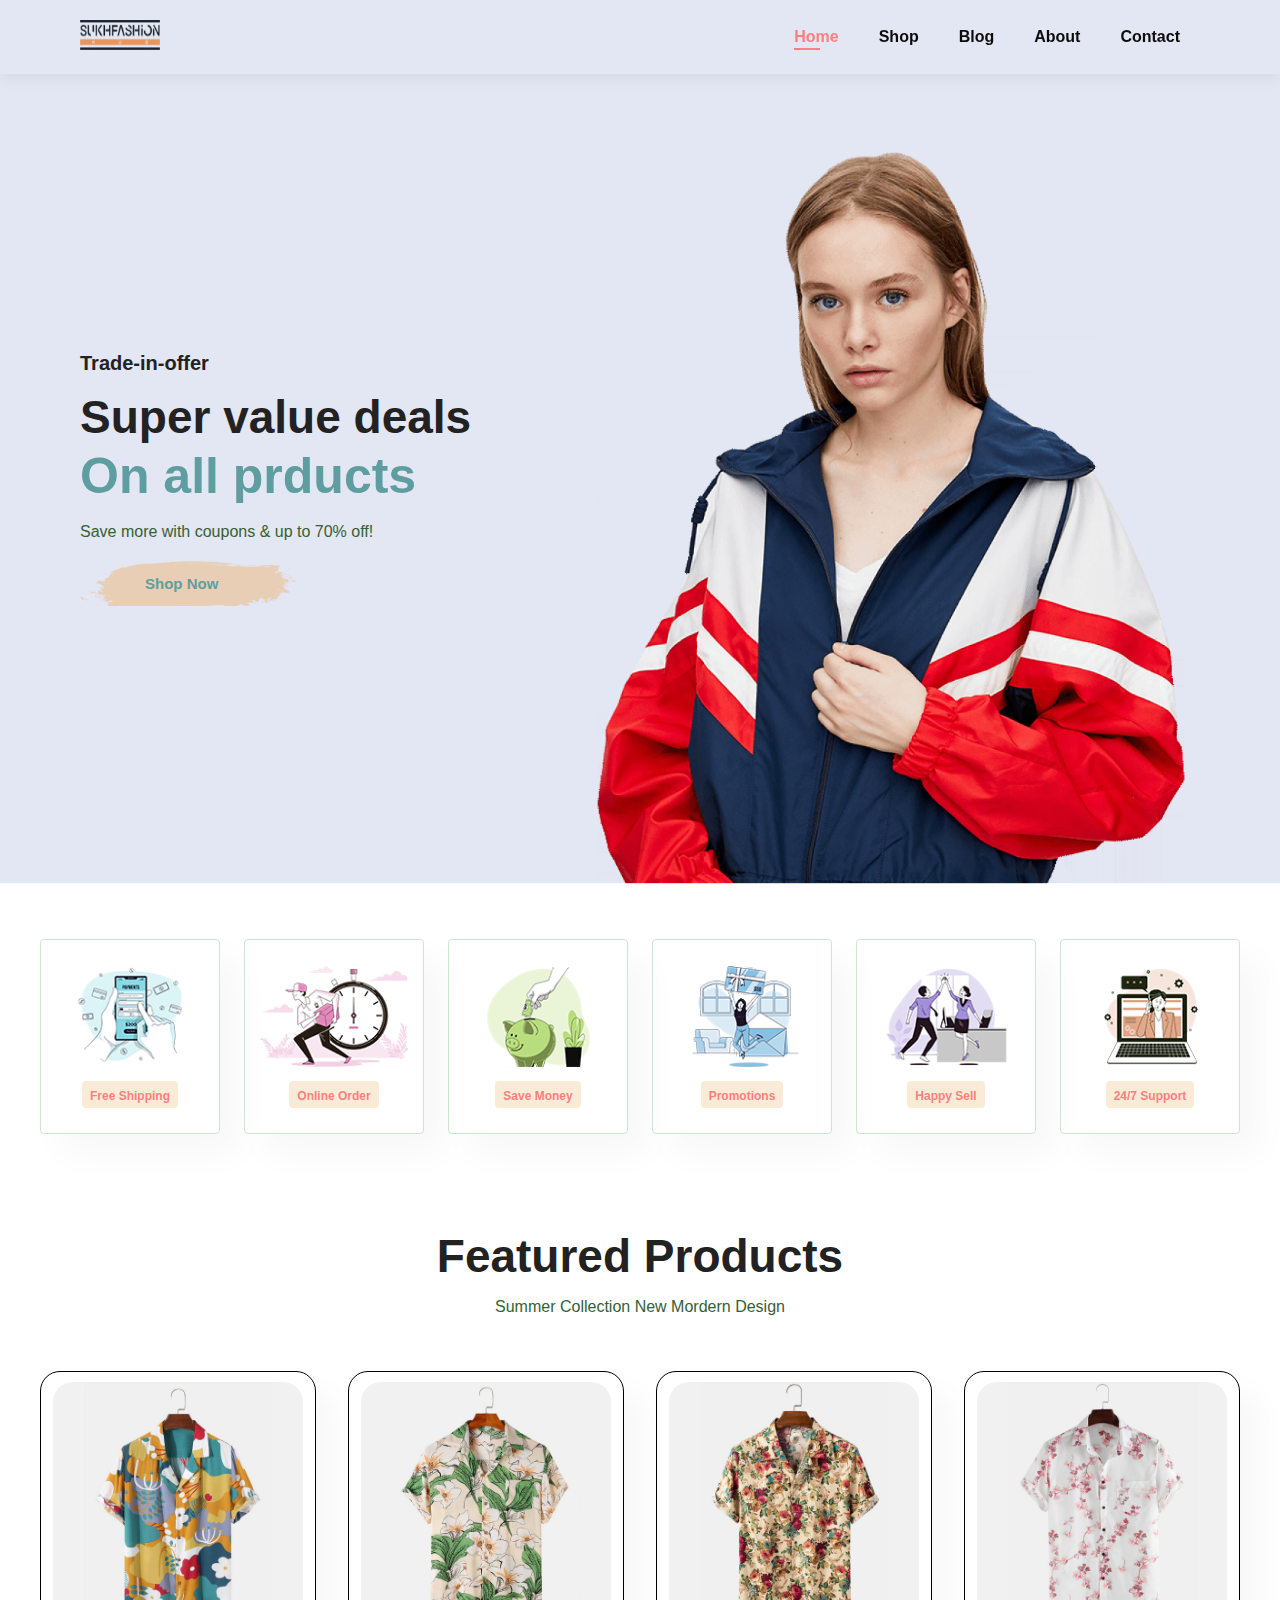
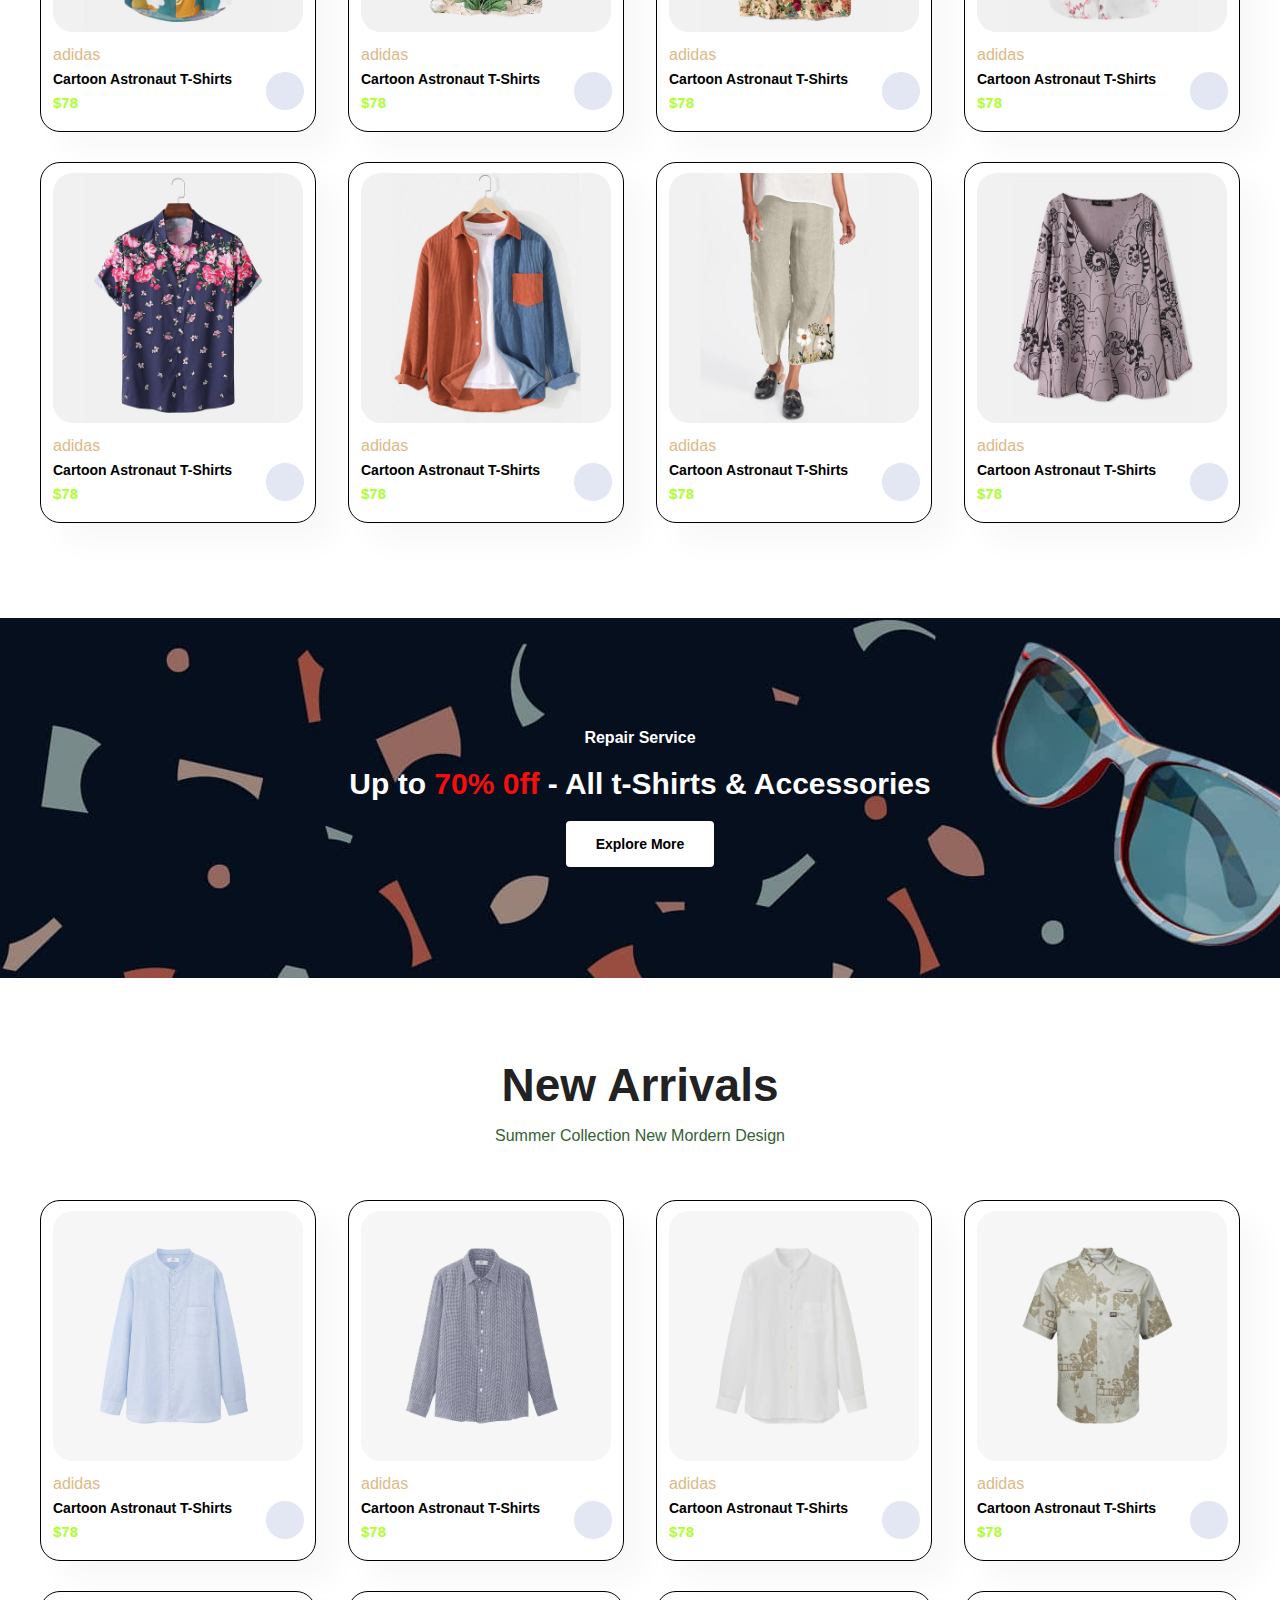
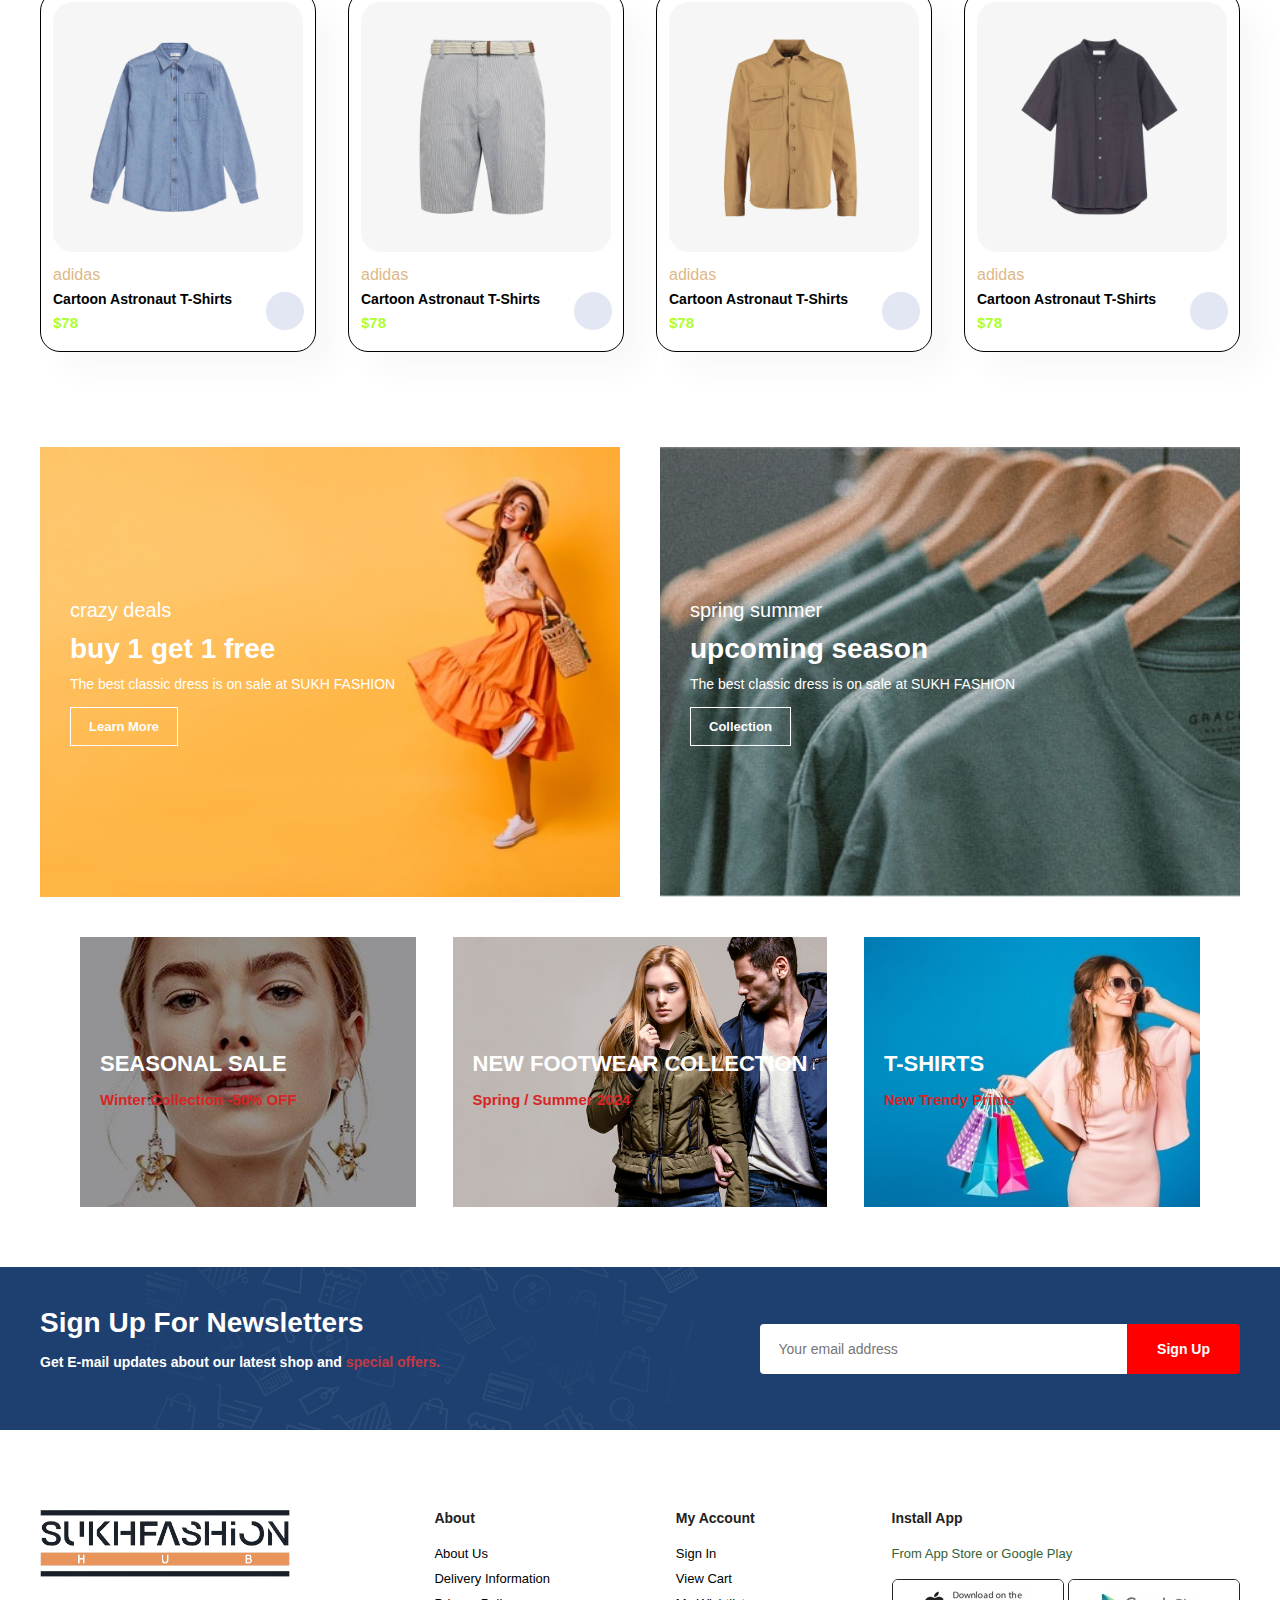
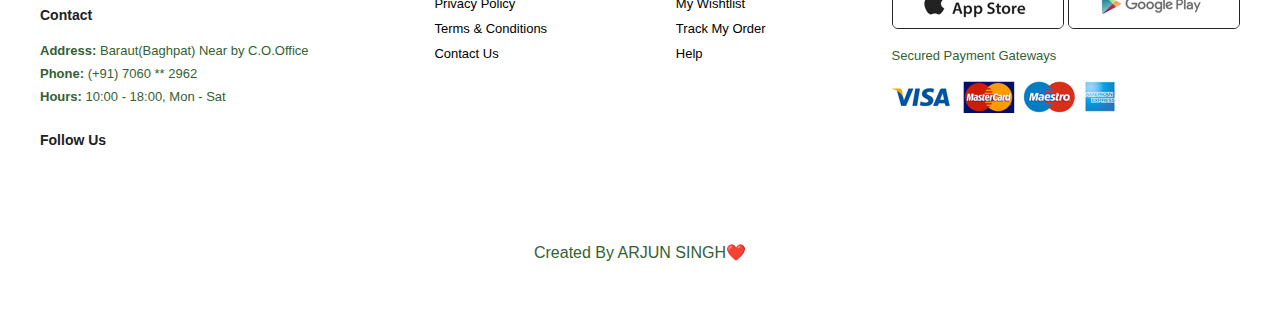
<file: index.html>
<!DOCTYPE html>
<html lang="en">
<head>
    <meta charset="UTF-8">
    <meta name="viewport" content="width=device-width, initial-scale=1.0">
    <title>Sukh_Fashion</title>
    <link rel="stylesheet" href="style.css">
    <link rel="stylesheet" href="https://cdnjs.cloudflare.com/ajax/libs/font-awesome/6.5.1/css/all.min.css" integrity="sha512-DTOQO9RWCH3ppGqcWaEA1BIZOC6xxalwEsw9c2QQeAIftl+Vegovlnee1c9QX4TctnWMn13TZye+giMm8e2LwA==" crossorigin="anonymous" referrerpolicy="no-referrer" />
</head>
<body>

<!-- ===========NAVBAR-SECTION=================================== -->

    <section id="header">
        <a href="#"><img src="pics/logo.png" class="logo" alt=""></a>

        <div id="navLinks">

            <ul id="navbar">
                <li><a class="active" href="index.html">Home</a></li>
                <li><a href="shop.html">Shop</a></li>
                <li><a href="blog.html">Blog</a></li>
                <li><a href="about.html">About</a></li>
                <li><a href="contact.html">Contact</a></li>
            </ul>
        </div>

        <div id="mobile">
            <a href=""><i class="fa-solid fa-bag-shopping"></i></a>
            <i id="bar" class="fa-solid fa-bars" onclick="showMenu()"></i>
        </div>

    </section>


<!-- ==================SECTION-1======================     -->


    <section id="hero">
        <h4>Trade-in-offer</h4>
        <h2>Super value deals</h2>
        <h1>On all prducts</h1>
        <p>Save more with coupons & up to 70% off! </p>

        <button>Shop Now</button>
    </section>


<!-- =====================FEATURE-SECTION=======================     -->
    
    <section id="feature" class="section-p1">
        <div class="fe-box">
            <img src="pics/f1.png" alt="">
            <h6>Free Shipping</h6>
        </div>

        <div class="fe-box">
            <img src="pics/f2.png" alt="">
            <h6>Online Order</h6>
        </div>

        <div class="fe-box">
            <img src="pics/f3.png" alt="">
            <h6>Save Money</h6>
        </div>

        <div class="fe-box">
            <img src="pics/f4.png" alt="">
            <h6>Promotions</h6>
        </div>

        <div class="fe-box">
            <img src="pics/f5.png" alt="">
            <h6>Happy Sell</h6>
        </div>

        <div class="fe-box">
            <img src="pics/f6.png" alt="">
            <h6>24/7 Support</h6>
        </div>
    </section>


<!-- ======================FEATURE-PRODUCT===================== -->


    <section id="product1"  class="section-p1">
        <h2>Featured Products</h2>
        <p>Summer Collection New Mordern Design</p>

        <div class="pro-container">
            <div class="pro">
                <img src="pics/p1.jpg" alt="">
                <div class="des">
                    <span>adidas</span>
                    <h5>Cartoon Astronaut T-Shirts</h5>
                    <div class="star">
                        <i class="fa-solid fa-star"></i>
                        <i class="fa-solid fa-star"></i>
                        <i class="fa-solid fa-star"></i>
                        <i class="fa-solid fa-star"></i>
                        <i class="fa-solid fa-star"></i>
                    </div>
                    <h4>$78</h4>
                </div>
                <a href="#"><i class="fa-solid fa-cart-shopping ICON"></i></a>
            </div>

            <div class="pro">
                <img src="pics/p2.jpg" alt="">
                <div class="des">
                    <span>adidas</span>
                    <h5>Cartoon Astronaut T-Shirts</h5>
                    <div class="star">
                        <i class="fa-solid fa-star"></i>
                        <i class="fa-solid fa-star"></i>
                        <i class="fa-solid fa-star"></i>
                        <i class="fa-solid fa-star"></i>
                        <i class="fa-solid fa-star"></i>
                    </div>
                    <h4>$78</h4>
                </div>
                <a href="#"><i class="fa-solid fa-cart-shopping ICON"></i></a>
            </div>

            <div class="pro">
                <img src="pics/p3.jpg" alt="">
                <div class="des">
                    <span>adidas</span>
                    <h5>Cartoon Astronaut T-Shirts</h5>
                    <div class="star">
                        <i class="fa-solid fa-star"></i>
                        <i class="fa-solid fa-star"></i>
                        <i class="fa-solid fa-star"></i>
                        <i class="fa-solid fa-star"></i>
                        <i class="fa-solid fa-star"></i>
                    </div>
                    <h4>$78</h4>
                </div>
                <a href="#"><i class="fa-solid fa-cart-shopping ICON"></i></a>
            </div>

            <div class="pro">
                <img src="pics/p4.jpg" alt="">
                <div class="des">
                    <span>adidas</span>
                    <h5>Cartoon Astronaut T-Shirts</h5>
                    <div class="star">
                        <i class="fa-solid fa-star"></i>
                        <i class="fa-solid fa-star"></i>
                        <i class="fa-solid fa-star"></i>
                        <i class="fa-solid fa-star"></i>
                        <i class="fa-solid fa-star"></i>
                    </div>
                    <h4>$78</h4>
                </div>
                <a href="#"><i class="fa-solid fa-cart-shopping ICON"></i></a>
            </div>

            <div class="pro">
                <img src="pics/p5.jpg" alt="">
                <div class="des">
                    <span>adidas</span>
                    <h5>Cartoon Astronaut T-Shirts</h5>
                    <div class="star">
                        <i class="fa-solid fa-star"></i>
                        <i class="fa-solid fa-star"></i>
                        <i class="fa-solid fa-star"></i>
                        <i class="fa-solid fa-star"></i>
                        <i class="fa-solid fa-star"></i>
                    </div>
                    <h4>$78</h4>
                </div>
                <a href="#"><i class="fa-solid fa-cart-shopping ICON"></i></a>
            </div>

            <div class="pro">
                <img src="pics/p6.jpg" alt="">
                <div class="des">
                    <span>adidas</span>
                    <h5>Cartoon Astronaut T-Shirts</h5>
                    <div class="star">
                        <i class="fa-solid fa-star"></i>
                        <i class="fa-solid fa-star"></i>
                        <i class="fa-solid fa-star"></i>
                        <i class="fa-solid fa-star"></i>
                        <i class="fa-solid fa-star"></i>
                    </div>
                    <h4>$78</h4>
                </div>
                <a href="#"><i class="fa-solid fa-cart-shopping ICON"></i></a>
            </div>

            <div class="pro">
                <img src="pics/p7.jpg" alt="">
                <div class="des">
                    <span>adidas</span>
                    <h5>Cartoon Astronaut T-Shirts</h5>
                    <div class="star">
                        <i class="fa-solid fa-star"></i>
                        <i class="fa-solid fa-star"></i>
                        <i class="fa-solid fa-star"></i>
                        <i class="fa-solid fa-star"></i>
                        <i class="fa-solid fa-star"></i>
                    </div>
                    <h4>$78</h4>
                </div>
                <a href="#"><i class="fa-solid fa-cart-shopping ICON"></i></a>
            </div>

            <div class="pro">
                <img src="pics/p8.jpg" alt="">
                <div class="des">
                    <span>adidas</span>
                    <h5>Cartoon Astronaut T-Shirts</h5>
                    <div class="star">
                        <i class="fa-solid fa-star"></i>
                        <i class="fa-solid fa-star"></i>
                        <i class="fa-solid fa-star"></i>
                        <i class="fa-solid fa-star"></i>
                        <i class="fa-solid fa-star"></i>
                    </div>
                    <h4>$78</h4>
                </div>
                <a href="#"><i class="fa-solid fa-cart-shopping ICON"></i></a>
            </div>

            
        </div>
    </section>


<!-- ===================BANNER==========================     -->


    <section id="banner" class="section-m1">
        <h4>Repair Service</h4>
        <h2>Up to <span>70% 0ff</span> - All t-Shirts & Accessories</h2>
        <button class="normal">Explore More</button>
    </section>


<!-- ===================NEW-ARRIVALS=======================     -->


<section id="product1"  class="section-p1">
    <h2>New Arrivals</h2>
    <p>Summer Collection New Mordern Design</p>

    <div class="pro-container">
        <div class="pro">
            <img src="pics/n1.jpg" alt="">
            <div class="des">
                <span>adidas</span>
                <h5>Cartoon Astronaut T-Shirts</h5>
                <div class="star">
                    <i class="fa-solid fa-star"></i>
                    <i class="fa-solid fa-star"></i>
                    <i class="fa-solid fa-star"></i>
                    <i class="fa-solid fa-star"></i>
                    <i class="fa-solid fa-star"></i>
                </div>
                <h4>$78</h4>
            </div>
            <a href="#"><i class="fa-solid fa-cart-shopping ICON"></i></a>
        </div>

        <div class="pro">
            <img src="pics/n2.jpg" alt="">
            <div class="des">
                <span>adidas</span>
                <h5>Cartoon Astronaut T-Shirts</h5>
                <div class="star">
                    <i class="fa-solid fa-star"></i>
                    <i class="fa-solid fa-star"></i>
                    <i class="fa-solid fa-star"></i>
                    <i class="fa-solid fa-star"></i>
                    <i class="fa-solid fa-star"></i>
                </div>
                <h4>$78</h4>
            </div>
            <a href="#"><i class="fa-solid fa-cart-shopping ICON"></i></a>
        </div>

        <div class="pro">
            <img src="pics/n3.jpg" alt="">
            <div class="des">
                <span>adidas</span>
                <h5>Cartoon Astronaut T-Shirts</h5>
                <div class="star">
                    <i class="fa-solid fa-star"></i>
                    <i class="fa-solid fa-star"></i>
                    <i class="fa-solid fa-star"></i>
                    <i class="fa-solid fa-star"></i>
                    <i class="fa-solid fa-star"></i>
                </div>
                <h4>$78</h4>
            </div>
            <a href="#"><i class="fa-solid fa-cart-shopping ICON"></i></a>
        </div>

        <div class="pro">
            <img src="pics/n4.jpg" alt="">
            <div class="des">
                <span>adidas</span>
                <h5>Cartoon Astronaut T-Shirts</h5>
                <div class="star">
                    <i class="fa-solid fa-star"></i>
                    <i class="fa-solid fa-star"></i>
                    <i class="fa-solid fa-star"></i>
                    <i class="fa-solid fa-star"></i>
                    <i class="fa-solid fa-star"></i>
                </div>
                <h4>$78</h4>
            </div>
            <a href="#"><i class="fa-solid fa-cart-shopping ICON"></i></a>
        </div>

        <div class="pro">
            <img src="pics/n5.jpg" alt="">
            <div class="des">
                <span>adidas</span>
                <h5>Cartoon Astronaut T-Shirts</h5>
                <div class="star">
                    <i class="fa-solid fa-star"></i>
                    <i class="fa-solid fa-star"></i>
                    <i class="fa-solid fa-star"></i>
                    <i class="fa-solid fa-star"></i>
                    <i class="fa-solid fa-star"></i>
                </div>
                <h4>$78</h4>
            </div>
            <a href="#"><i class="fa-solid fa-cart-shopping ICON"></i></a>
        </div>

        <div class="pro">
            <img src="pics/n6.jpg" alt="">
            <div class="des">
                <span>adidas</span>
                <h5>Cartoon Astronaut T-Shirts</h5>
                <div class="star">
                    <i class="fa-solid fa-star"></i>
                    <i class="fa-solid fa-star"></i>
                    <i class="fa-solid fa-star"></i>
                    <i class="fa-solid fa-star"></i>
                    <i class="fa-solid fa-star"></i>
                </div>
                <h4>$78</h4>
            </div>
            <a href="#"><i class="fa-solid fa-cart-shopping ICON"></i></a>
        </div>

        <div class="pro">
            <img src="pics/n7.jpg" alt="">
            <div class="des">
                <span>adidas</span>
                <h5>Cartoon Astronaut T-Shirts</h5>
                <div class="star">
                    <i class="fa-solid fa-star"></i>
                    <i class="fa-solid fa-star"></i>
                    <i class="fa-solid fa-star"></i>
                    <i class="fa-solid fa-star"></i>
                    <i class="fa-solid fa-star"></i>
                </div>
                <h4>$78</h4>
            </div>
            <a href="#"><i class="fa-solid fa-cart-shopping ICON"></i></a>
        </div>

        <div class="pro">
            <img src="pics/n8.jpg" alt="">
            <div class="des">
                <span>adidas</span>
                <h5>Cartoon Astronaut T-Shirts</h5>
                <div class="star">
                    <i class="fa-solid fa-star"></i>
                    <i class="fa-solid fa-star"></i>
                    <i class="fa-solid fa-star"></i>
                    <i class="fa-solid fa-star"></i>
                    <i class="fa-solid fa-star"></i>
                </div>
                <h4>$78</h4>
            </div>
            <a href="#"><i class="fa-solid fa-cart-shopping ICON"></i></a>
        </div>

        
    </div>
</section>


<!-- ==================SM-BANNER=============== -->


    <section id="sm-banner"  class="section-p1">
        <div class="banner-box">
            <h4>crazy deals</h4>
            <h2>buy 1 get 1 free</h2>
            <span>The best classic dress is on sale at SUKH FASHION</span>
            <button class="white">Learn More</button>
        </div>

        <div class="banner-box banner-box2">
            <h4>spring summer</h4>
            <h2>upcoming season</h2>
            <span>The best classic dress is on sale at SUKH FASHION</span>
            <button class="white">Collection</button>
        </div>
    </section>



<!-- ================BANNER-3===================     -->


    <section id="banner3">
        <div class="banner-box">
            <h2>SEASONAL SALE</h2>
            <h3>Winter Collection -50% OFF</h3>
        </div>

        <div class="banner-box banner-box2">
            <h2>NEW FOOTWEAR COLLECTION</h2>
            <h3>Spring / Summer 2024</h3>
        </div>

        <div class="banner-box banner-box3">
            <h2>T-SHIRTS</h2>
            <h3>New Trendy Prints</h3>
        </div>
    </section>



<!-- =============================NEWS-LETTER=====================     -->


    <section id="newsletter"  class="section-p1 section-m1">
        <div class="newstext">
            <h4>Sign Up  For Newsletters</h4>
            <p>Get E-mail updates about our latest shop and <span>special offers.</span></p>
        </div>

        <div class="form">
            <input type="email" placeholder="Your email address">
            <button class="normal">Sign Up</button>
        </div>
    </section>



<!-- ===================FOOTER=======================     -->


    <footer class="section-p1">
        <div class="col">
            <img src="pics/logo.png" alt="" width="250px" class="logo1">
            <h4>Contact</h4>
            <p><strong>Address:</strong> Baraut(Baghpat) Near by C.O.Office</p>
            <p><strong>Phone:</strong> (+91) 7060 ** 2962</p>   
            <p><strong>Hours:</strong> 10:00 - 18:00, Mon - Sat</p>

            <div class="follow">
                <h4>Follow Us</h4>
                <div class="icon">
                    <i class="fa-brands fa-facebook"></i>
                    <i class="fa-brands fa-twitter"></i>
                    <i class="fa-brands fa-instagram"></i>
                    <i class="fa-brands fa-whatsapp"></i>
                    <i class="fa-brands fa-youtube"></i>
                </div>
            </div>
        </div>

        <div class="col">
            <h4>About</h4>
            <a href="#">About Us</a>
            <a href="#">Delivery Information</a>
            <a href="#">Privacy Policy</a>
            <a href="#">Terms & Conditions</a>
            <a href="#">Contact Us</a>
        </div>

        <div class="col">
            <h4>My Account</h4>
            <a href="#">Sign In</a>
            <a href="#">View Cart</a>
            <a href="#">My Wishtlist</a>
            <a href="#">Track My Order</a>
            <a href="#">Help</a>
        </div>

        <div class="col install">
            <h4>Install App</h4>
            <p>From App Store or Google Play</p>
            <div class="row">
                <img src="pics/app.jpg" alt="">
                <img src="pics/play.jpg" alt="">
            </div>
            <p>Secured Payment Gateways</p>
            <img src="pics/pay.png" alt="">
        </div>


    </footer>


    
    <div class="copyright">
        <p>Created By ARJUN SINGH❤️</p>
    </div>





















    <link rel="stylesheet" href="script.js">
</body>
</html>
</file>
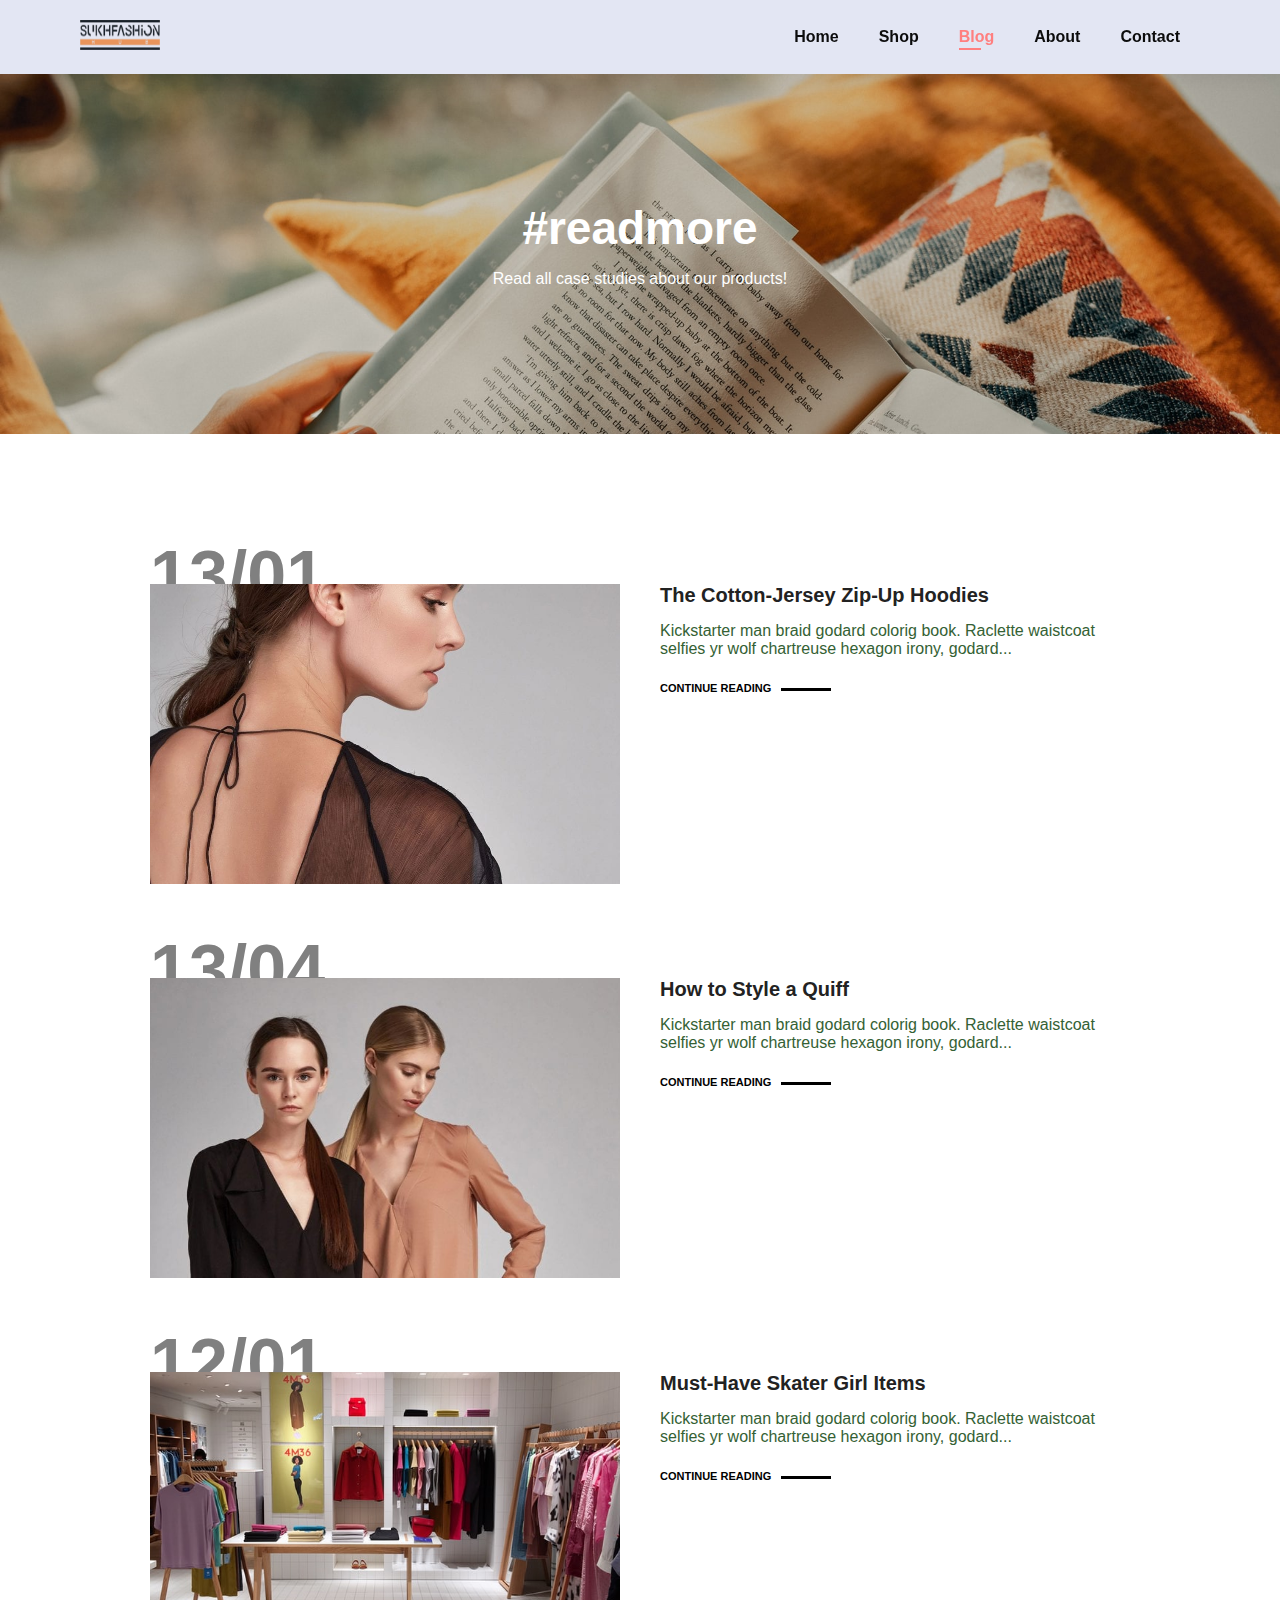
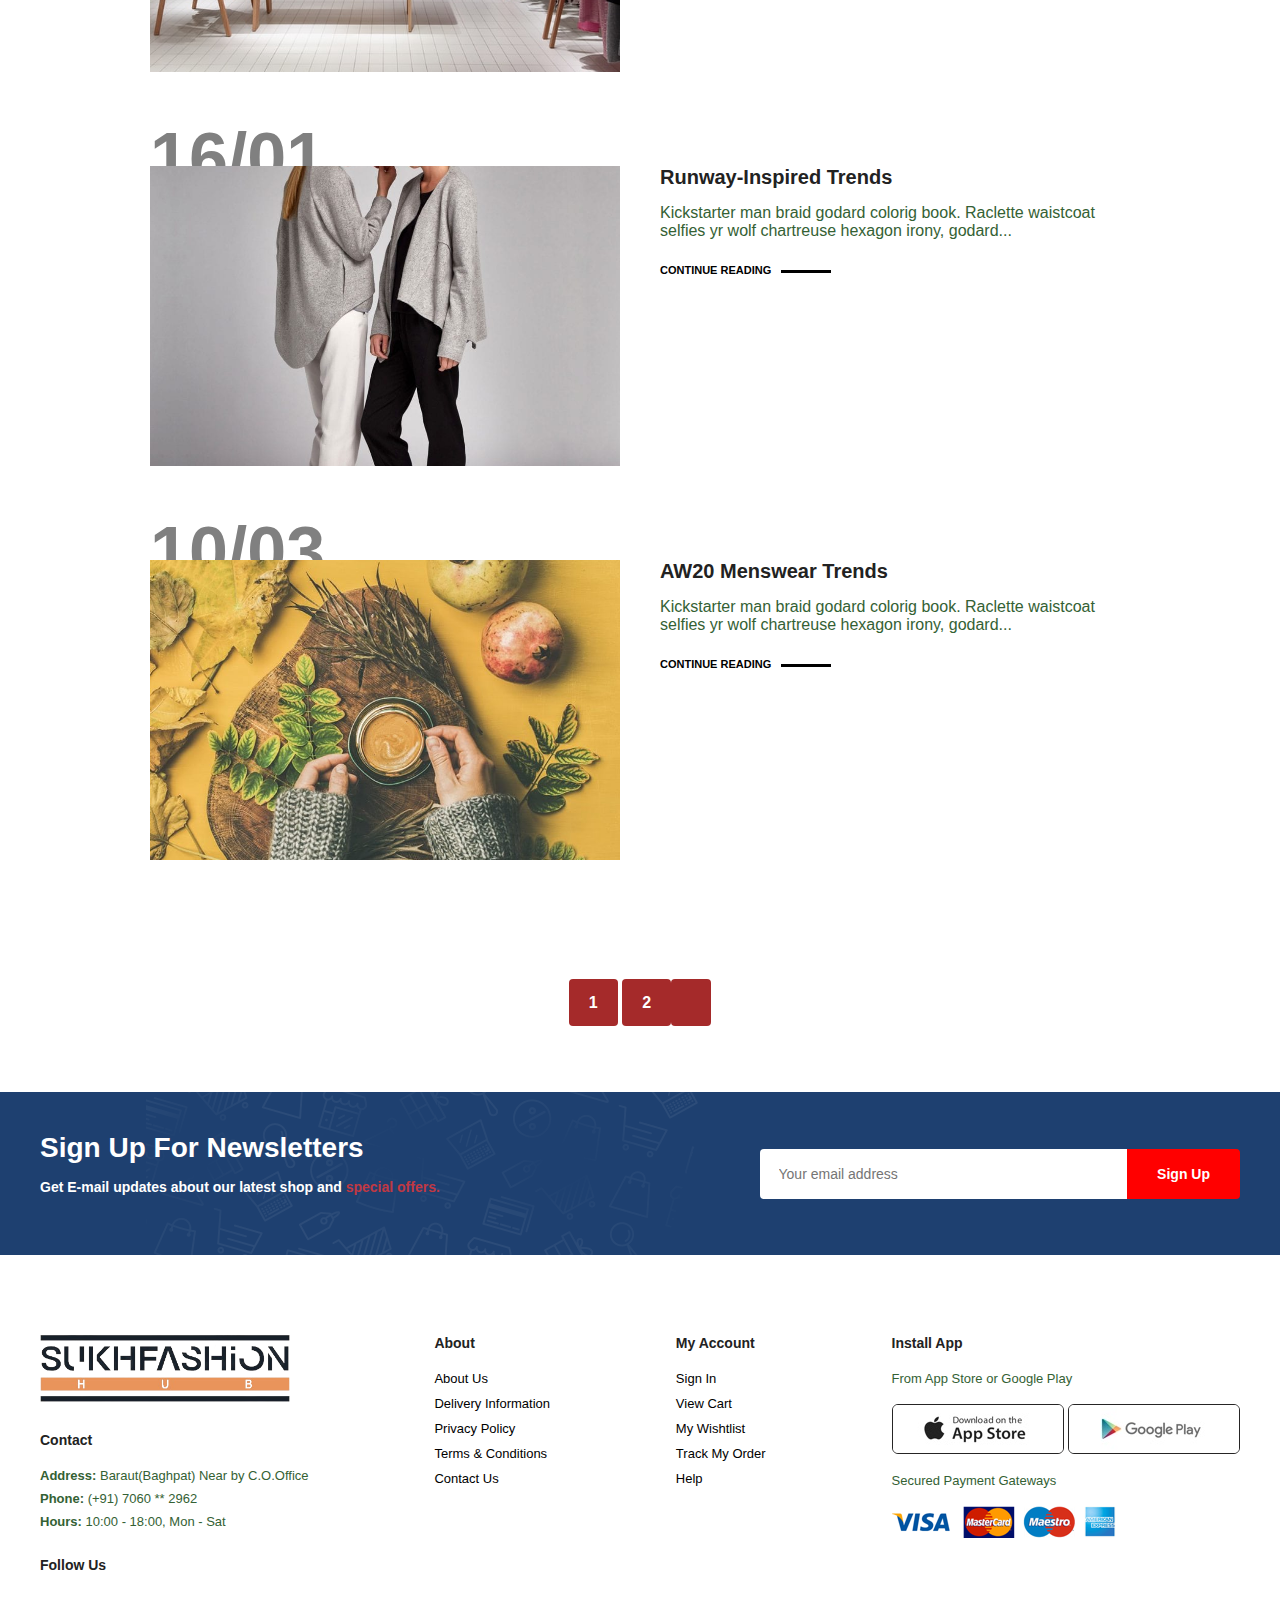
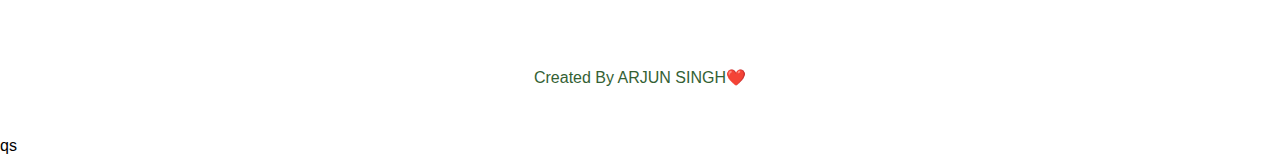
<file: blog.html>
<!DOCTYPE html>
<html lang="en">
<head>
    <meta charset="UTF-8">
    <meta name="viewport" content="width=device-width, initial-scale=1.0">
    <title>Sukh_Fashion</title>
    <link rel="stylesheet" href="style.css">
    <link rel="stylesheet" href="https://cdnjs.cloudflare.com/ajax/libs/font-awesome/6.5.1/css/all.min.css" integrity="sha512-DTOQO9RWCH3ppGqcWaEA1BIZOC6xxalwEsw9c2QQeAIftl+Vegovlnee1c9QX4TctnWMn13TZye+giMm8e2LwA==" crossorigin="anonymous" referrerpolicy="no-referrer" />
</head>
<body>

<!-- ===========NAVBAR-SECTION=================================== -->

    <section id="header">
        <a href="#"><img src="pics/logo.png" class="logo" alt=""></a>

        <div id="navLinks">

            <ul id="navbar">
                <li><a href="index.html">Home</a></li>
                <li><a href="shop.html">Shop</a></li>
                <li><a class="active" href="blog.html">Blog</a></li>
                <li><a href="about.html">About</a></li>
                <li><a href="contact.html">Contact</a></li>
            </ul>
        </div>

        <div id="mobile">
            <a href=""><i class="fa-solid fa-bag-shopping"></i></a>
            <i id="bar" class="fa-solid fa-bars" onclick="showMenu()"></i>
        </div>

    </section>


<!-- ==================SECTION-1======================     -->


    <section id="page-header" class="blog-header">
        <h2>#readmore</h2>
        <p>Read all case studies about our products! </p>

    </section>


<!-- =====================BLOG-SECTION=======================     -->
    

    <section id="blog">
        <div class="blog-box">
            <div class="blog-img">
                <img src="pics/a1.jpg" alt="">
            </div>
            <div class="blog-details">
                <h4>The Cotton-Jersey Zip-Up Hoodies</h4>
                <p>Kickstarter man braid godard colorig book. Raclette waistcoat selfies yr wolf chartreuse hexagon irony, godard...</p>

                <a href="#">CONTINUE READING</a>
            </div>
            <h1>13/01</h1>            
        </div>


        <div class="blog-box">
            <div class="blog-img">
                <img src="pics/a2.jpg" alt="">
            </div>
            <div class="blog-details">
                <h4>How to Style a Quiff</h4>
                <p>Kickstarter man braid godard colorig book. Raclette waistcoat selfies yr wolf chartreuse hexagon irony, godard...</p>

                <a href="#">CONTINUE READING</a>
            </div>
            <h1>13/04</h1>            
        </div>

        <div class="blog-box">
            <div class="blog-img">
                <img src="pics/a3.jpg" alt="">
            </div>
            <div class="blog-details">
                <h4>Must-Have Skater Girl Items</h4>
                <p>Kickstarter man braid godard colorig book. Raclette waistcoat selfies yr wolf chartreuse hexagon irony, godard...</p>

                <a href="#">CONTINUE READING</a>
            </div>
            <h1>12/01</h1>            
        </div>

        <div class="blog-box">
            <div class="blog-img">
                <img src="pics/a4.jpg" alt="">
            </div>
            <div class="blog-details">
                <h4>Runway-Inspired Trends</h4>
                <p>Kickstarter man braid godard colorig book. Raclette waistcoat selfies yr wolf chartreuse hexagon irony, godard...</p>

                <a href="#">CONTINUE READING</a>
            </div>
            <h1>16/01</h1>            
        </div>

        <div class="blog-box">
            <div class="blog-img">
                <img src="pics/a6.jpg" alt="">
            </div>
            <div class="blog-details">
                <h4>AW20 Menswear Trends</h4>
                <p>Kickstarter man braid godard colorig book. Raclette waistcoat selfies yr wolf chartreuse hexagon irony, godard...</p>

                <a href="#">CONTINUE READING</a>
            </div>
            <h1>10/03</h1>            
        </div>
    </section>


<!-- ==================PAGINATION=============== -->

    <section id="paginaion" class="section-p1">
        <a href="#">1</a>
        <a href="#">2</a>
        <a href="#"><i class="fa-solid fa-arrow-right"></i></a>
    </section>






<!-- =============================NEWS-LETTER=====================     -->


    <section id="newsletter"  class="section-p1 section-m1">
        <div class="newstext">
            <h4>Sign Up  For Newsletters</h4>
            <p>Get E-mail updates about our latest shop and <span>special offers.</span></p>
        </div>

        <div class="form">
            <input type="email" placeholder="Your email address">
            <button class="normal">Sign Up</button>
        </div>
    </section>



<!-- ===================FOOTER=======================     -->


    <footer class="section-p1">
        <div class="col">
            <img src="pics/logo.png" alt="" width="250px" class="logo1">
            <h4>Contact</h4>
            <p><strong>Address:</strong> Baraut(Baghpat) Near by C.O.Office</p>
            <p><strong>Phone:</strong> (+91) 7060 ** 2962</p>   
            <p><strong>Hours:</strong> 10:00 - 18:00, Mon - Sat</p>

            <div class="follow">
                <h4>Follow Us</h4>
                <div class="icon">
                    <i class="fa-brands fa-facebook"></i>
                    <i class="fa-brands fa-twitter"></i>
                    <i class="fa-brands fa-instagram"></i>
                    <i class="fa-brands fa-whatsapp"></i>
                    <i class="fa-brands fa-youtube"></i>
                </div>
            </div>
        </div>

        <div class="col">
            <h4>About</h4>
            <a href="#">About Us</a>
            <a href="#">Delivery Information</a>
            <a href="#">Privacy Policy</a>
            <a href="#">Terms & Conditions</a>
            <a href="#">Contact Us</a>
        </div>

        <div class="col">
            <h4>My Account</h4>
            <a href="#">Sign In</a>
            <a href="#">View Cart</a>
            <a href="#">My Wishtlist</a>
            <a href="#">Track My Order</a>
            <a href="#">Help</a>
        </div>

        <div class="col install">
            <h4>Install App</h4>
            <p>From App Store or Google Play</p>
            <div class="row">
                <img src="pics/app.jpg" alt="">
                <img src="pics/play.jpg" alt="">
            </div>
            <p>Secured Payment Gateways</p>
            <img src="pics/pay.png" alt="">
        </div>


    </footer>


    
    <div class="copyright">
        <p>Created By ARJUN SINGH❤️</p>
    </div>





















    <link rel="stylesheet" href="script.js">
</body>
</html>qs
</file>
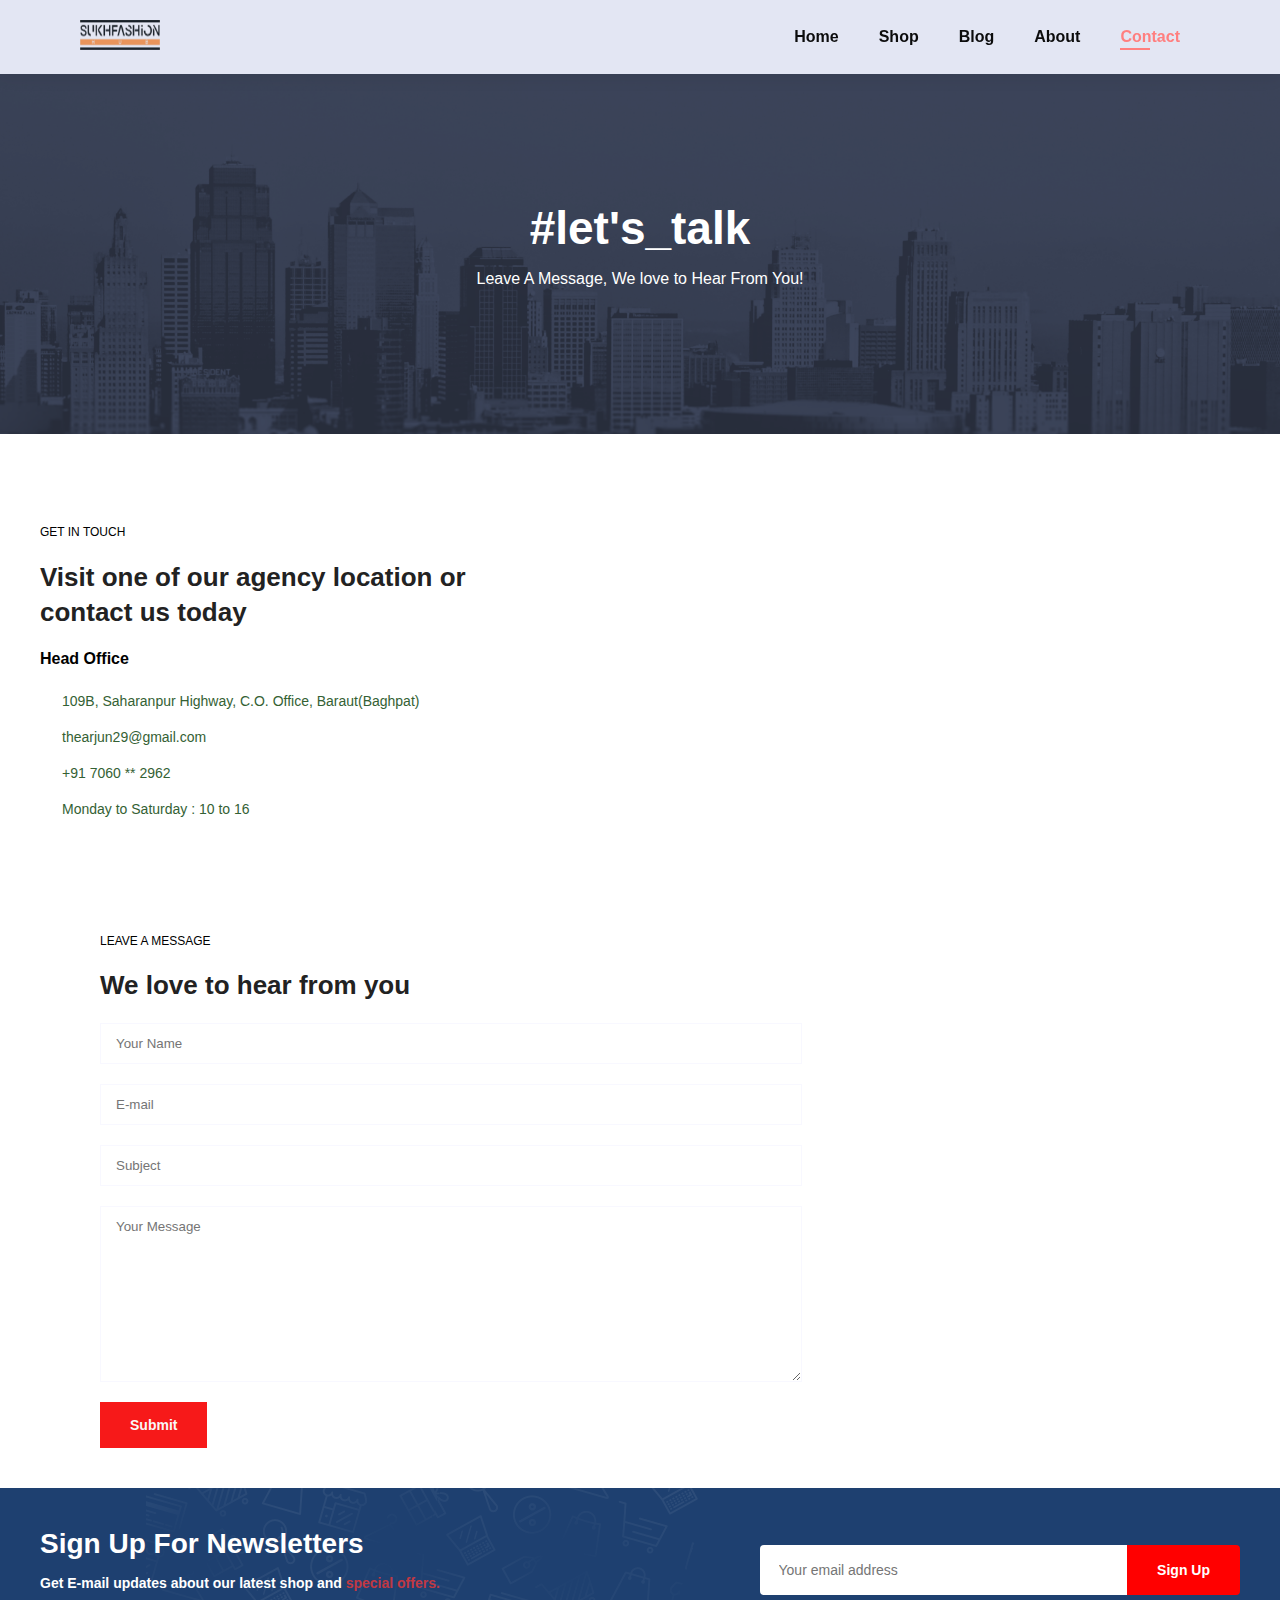
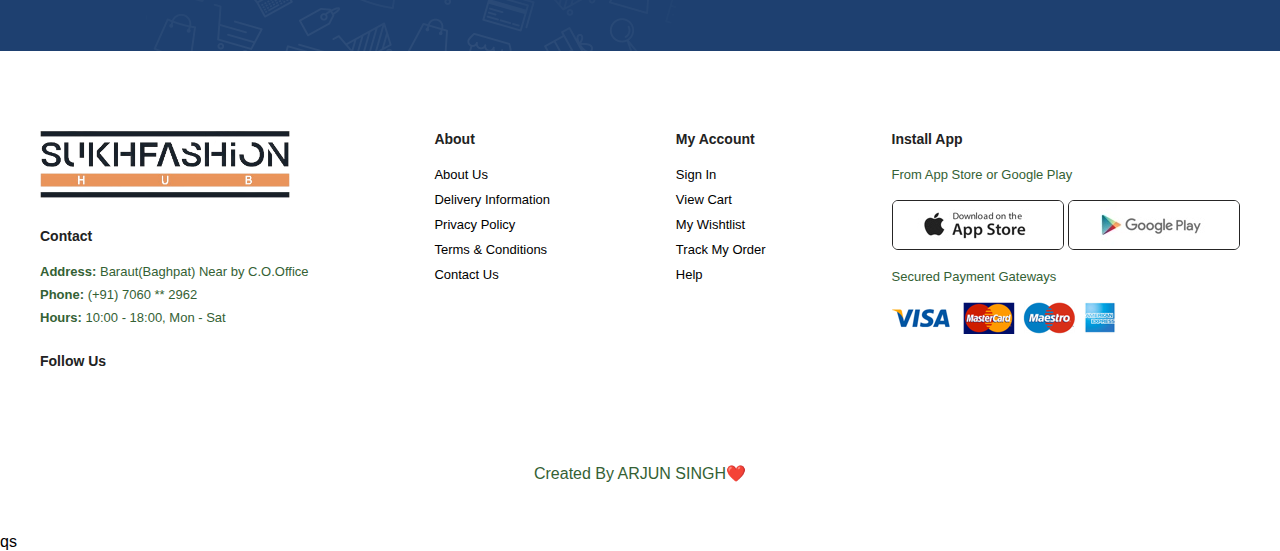
<file: contact.html>
<!DOCTYPE html>
<html lang="en">
<head>
    <meta charset="UTF-8">
    <meta name="viewport" content="width=device-width, initial-scale=1.0">
    <title>Sukh_Fashion</title>
    <link rel="stylesheet" href="style.css">
    <link rel="stylesheet" href="https://cdnjs.cloudflare.com/ajax/libs/font-awesome/6.5.1/css/all.min.css" integrity="sha512-DTOQO9RWCH3ppGqcWaEA1BIZOC6xxalwEsw9c2QQeAIftl+Vegovlnee1c9QX4TctnWMn13TZye+giMm8e2LwA==" crossorigin="anonymous" referrerpolicy="no-referrer" />
</head>
<body>

<!-- ===========NAVBAR-SECTION=================================== -->

    <section id="header">
        <a href="#"><img src="pics/logo.png" class="logo" alt=""></a>

        <div id="navLinks">

            <ul id="navbar">
                <li><a href="index.html">Home</a></li>
                <li><a href="shop.html">Shop</a></li>
                <li><a href="blog.html">Blog</a></li>
                <li><a href="about.html">About</a></li>
                <li><a class="active" href="contact.html">Contact</a></li>
            </ul>
        </div>

        <div id="mobile">
            <a href=""><i class="fa-solid fa-bag-shopping"></i></a>
            <i id="bar" class="fa-solid fa-bars" onclick="showMenu()"></i>
        </div>

    </section>


<!-- ==================SECTION-1======================     -->


    <section id="page-header" class="about-header">
        <h2>#let's_talk</h2>
        <p>Leave A Message, We love to Hear From You! </p>

    </section>


<!-- =====================CONTACT-SECTION=======================     -->


    <section id="contact-details" class="section-p1">
        <div class="details">
            <span>GET IN TOUCH</span>
            <h2>Visit one of our agency location or contact us today</h2>
            <h3>Head Office</h3>

            <div>
                <li>
                    <i class="fa-regular fa-map"></i>
                    <p>109B, Saharanpur Highway, C.O. Office, Baraut(Baghpat)</p>
                </li>

                <li>
                    <i class="fa-regular fa-envelope"></i>
                    <p>thearjun29@gmail.com</p>
                </li>

                <li>
                    <i class="fa-solid fa-phone"></i>
                    <p>+91 7060 ** 2962</p>
                </li>

                <li>
                    <i class="fa-regular fa-clock"></i>
                    <p>Monday to Saturday : 10 to 16</p>
                </li>
            </div>
        </div>


        <div class="map">
            <iframe src="https://www.google.com/maps/embed?pb=!1m18!1m12!1m3!1d2065.526610397236!2d77.25806888010996!3d29.11016357471448!2m3!1f0!2f0!3f0!3m2!1i1024!2i768!4f13.1!3m3!1m2!1s0x390c4bbe3bde1c49%3A0x7486feed30eea34f!2sCO%20Office!5e0!3m2!1sen!2sin!4v1711258794730!5m2!1sen!2sin" width="600" height="450" style="border:0;" allowfullscreen="" loading="lazy" referrerpolicy="no-referrer-when-downgrade"></iframe>
        </div>
    </section>




<!-- =================FORM-SECTION======================     -->


    <section id="form-details">
        <form action="">
            <span>LEAVE A MESSAGE</span>
            <h2>We love to hear from you</h2>

            <input type="text" placeholder="Your Name">
            <input type="email" placeholder="E-mail">
            <input type="text" placeholder="Subject">
            <textarea name="" id="" cols="30" rows="10" placeholder="Your Message"></textarea>
            <button>Submit</button>
        </form>
    </section>




<!-- =============================NEWS-LETTER=====================     -->


<section id="newsletter"  class="section-p1 section-m1">
    <div class="newstext">
        <h4>Sign Up  For Newsletters</h4>
        <p>Get E-mail updates about our latest shop and <span>special offers.</span></p>
    </div>

    <div class="form">
        <input type="email" placeholder="Your email address">
        <button class="normal">Sign Up</button>
    </div>
</section>






<!-- ===================FOOTER=======================     -->


    <footer class="section-p1">
        <div class="col">
            <img src="pics/logo.png" alt="" width="250px" class="logo1">
            <h4>Contact</h4>
            <p><strong>Address:</strong> Baraut(Baghpat) Near by C.O.Office</p>
            <p><strong>Phone:</strong> (+91) 7060 ** 2962</p>   
            <p><strong>Hours:</strong> 10:00 - 18:00, Mon - Sat</p>

            <div class="follow">
                <h4>Follow Us</h4>
                <div class="icon">
                    <i class="fa-brands fa-facebook"></i>
                    <i class="fa-brands fa-twitter"></i>
                    <i class="fa-brands fa-instagram"></i>
                    <i class="fa-brands fa-whatsapp"></i>
                    <i class="fa-brands fa-youtube"></i>
                </div>
            </div>
        </div>

        <div class="col">
            <h4>About</h4>
            <a href="#">About Us</a>
            <a href="#">Delivery Information</a>
            <a href="#">Privacy Policy</a>
            <a href="#">Terms & Conditions</a>
            <a href="#">Contact Us</a>
        </div>

        <div class="col">
            <h4>My Account</h4>
            <a href="#">Sign In</a>
            <a href="#">View Cart</a>
            <a href="#">My Wishtlist</a>
            <a href="#">Track My Order</a>
            <a href="#">Help</a>
        </div>

        <div class="col install">
            <h4>Install App</h4>
            <p>From App Store or Google Play</p>
            <div class="row">
                <img src="pics/app.jpg" alt="">
                <img src="pics/play.jpg" alt="">
            </div>
            <p>Secured Payment Gateways</p>
            <img src="pics/pay.png" alt="">
        </div>


    </footer>


    
    <div class="copyright">
        <p>Created By ARJUN SINGH❤️</p>
    </div>





















    <link rel="stylesheet" href="script.js">
</body>
</html>qs
</file>
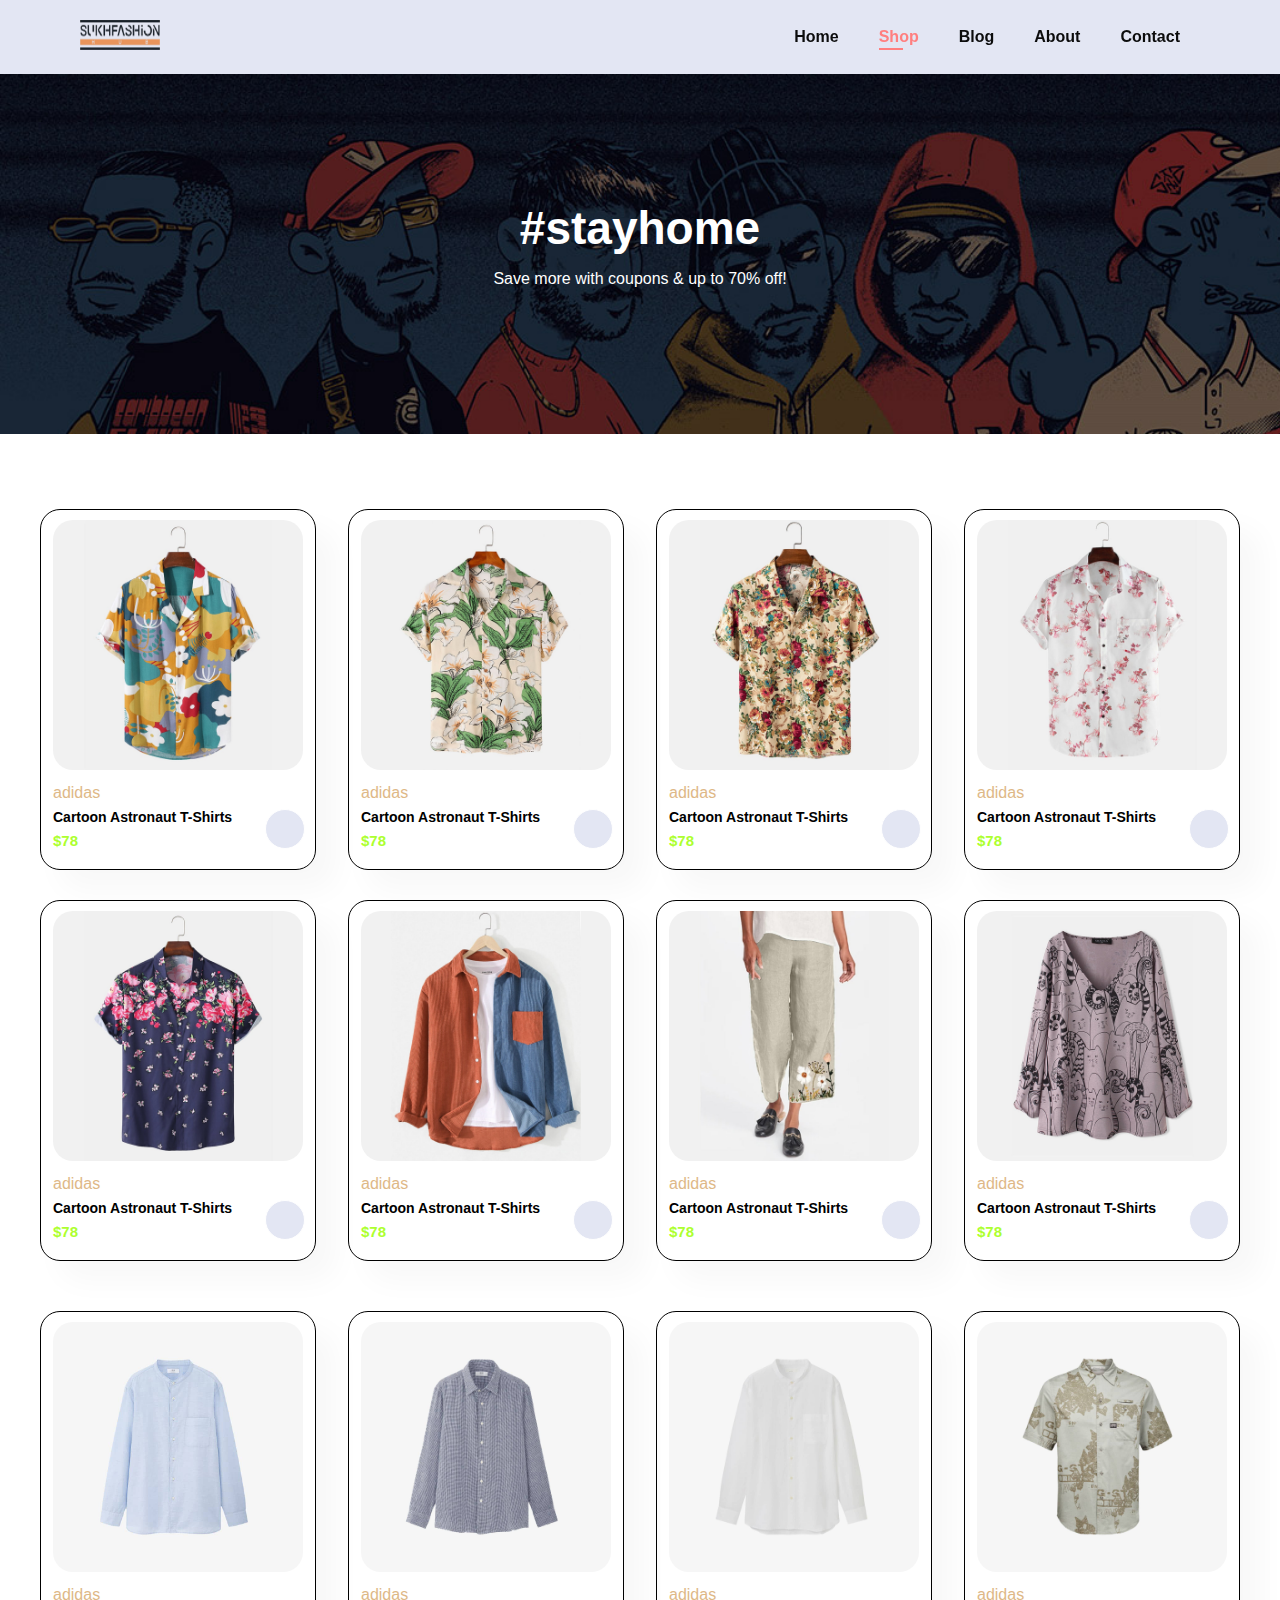
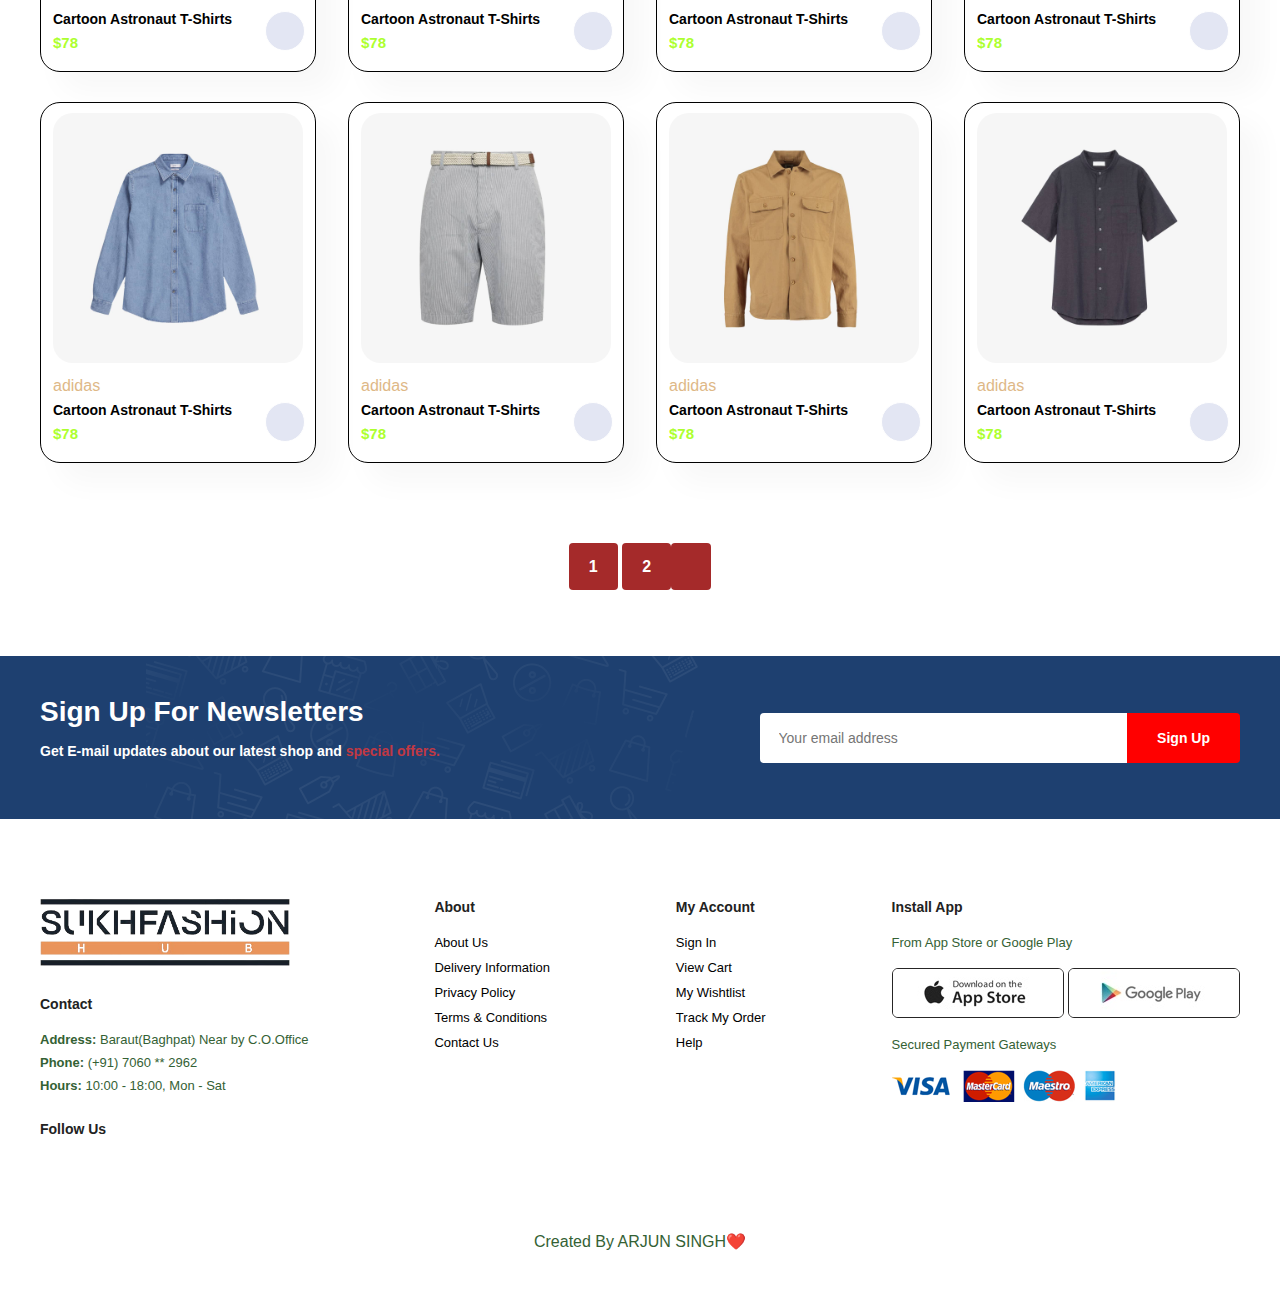
<file: shop.html>
<!DOCTYPE html>
<html lang="en">
<head>
    <meta charset="UTF-8">
    <meta name="viewport" content="width=device-width, initial-scale=1.0">
    <title>Sukh_Fashion</title>
    <link rel="stylesheet" href="style.css">
    <link rel="stylesheet" href="https://cdnjs.cloudflare.com/ajax/libs/font-awesome/6.5.1/css/all.min.css" integrity="sha512-DTOQO9RWCH3ppGqcWaEA1BIZOC6xxalwEsw9c2QQeAIftl+Vegovlnee1c9QX4TctnWMn13TZye+giMm8e2LwA==" crossorigin="anonymous" referrerpolicy="no-referrer" />
</head>
<body>

<!-- ===========NAVBAR-SECTION=================================== -->

    <section id="header">
        <a href="#"><img src="pics/logo.png" class="logo" alt=""></a>

        <div id="navLinks">

            <ul id="navbar">
                <li><a href="index.html">Home</a></li>
                <li><a class="active" href="shop.html">Shop</a></li>
                <li><a href="blog.html">Blog</a></li>
                <li><a href="about.html">About</a></li>
                <li><a href="contact.html">Contact</a></li>
            </ul>
        </div>

        <div id="mobile">
            <a href=""><i class="fa-solid fa-bag-shopping"></i></a>
            <i id="bar" class="fa-solid fa-bars" onclick="showMenu()"></i>
        </div>

    </section>


<!-- ==================SECTION-1======================     -->


    <section id="page-header">
        <h2>#stayhome</h2>
        <p>Save more with coupons & up to 70% off! </p>

    </section>


<!-- =====================FEATURE-SECTION=======================     -->
    


<!-- ======================FEATURE-PRODUCT===================== -->


    <section id="product1"  class="section-p1">
      
        <div class="pro-container">
            <div class="pro" onclick="window.location.href='sproduct.html';">
                <img src="pics/p1.jpg" alt="">
                <div class="des">
                    <span>adidas</span>
                    <h5>Cartoon Astronaut T-Shirts</h5>
                    <div class="star">
                        <i class="fa-solid fa-star"></i>
                        <i class="fa-solid fa-star"></i>
                        <i class="fa-solid fa-star"></i>
                        <i class="fa-solid fa-star"></i>
                        <i class="fa-solid fa-star"></i>
                    </div>
                    <h4>$78</h4>
                </div>
                <a href="#"><i class="fa-solid fa-cart-shopping ICON"></i></a>
            </div>

            <div class="pro">
                <img src="pics/p2.jpg" alt="">
                <div class="des">
                    <span>adidas</span>
                    <h5>Cartoon Astronaut T-Shirts</h5>
                    <div class="star">
                        <i class="fa-solid fa-star"></i>
                        <i class="fa-solid fa-star"></i>
                        <i class="fa-solid fa-star"></i>
                        <i class="fa-solid fa-star"></i>
                        <i class="fa-solid fa-star"></i>
                    </div>
                    <h4>$78</h4>
                </div>
                <a href="#"><i class="fa-solid fa-cart-shopping ICON"></i></a>
            </div>

            <div class="pro">
                <img src="pics/p3.jpg" alt="">
                <div class="des">
                    <span>adidas</span>
                    <h5>Cartoon Astronaut T-Shirts</h5>
                    <div class="star">
                        <i class="fa-solid fa-star"></i>
                        <i class="fa-solid fa-star"></i>
                        <i class="fa-solid fa-star"></i>
                        <i class="fa-solid fa-star"></i>
                        <i class="fa-solid fa-star"></i>
                    </div>
                    <h4>$78</h4>
                </div>
                <a href="#"><i class="fa-solid fa-cart-shopping ICON"></i></a>
            </div>

            <div class="pro">
                <img src="pics/p4.jpg" alt="">
                <div class="des">
                    <span>adidas</span>
                    <h5>Cartoon Astronaut T-Shirts</h5>
                    <div class="star">
                        <i class="fa-solid fa-star"></i>
                        <i class="fa-solid fa-star"></i>
                        <i class="fa-solid fa-star"></i>
                        <i class="fa-solid fa-star"></i>
                        <i class="fa-solid fa-star"></i>
                    </div>
                    <h4>$78</h4>
                </div>
                <a href="#"><i class="fa-solid fa-cart-shopping ICON"></i></a>
            </div>

            <div class="pro">
                <img src="pics/p5.jpg" alt="">
                <div class="des">
                    <span>adidas</span>
                    <h5>Cartoon Astronaut T-Shirts</h5>
                    <div class="star">
                        <i class="fa-solid fa-star"></i>
                        <i class="fa-solid fa-star"></i>
                        <i class="fa-solid fa-star"></i>
                        <i class="fa-solid fa-star"></i>
                        <i class="fa-solid fa-star"></i>
                    </div>
                    <h4>$78</h4>
                </div>
                <a href="#"><i class="fa-solid fa-cart-shopping ICON"></i></a>
            </div>

            <div class="pro">
                <img src="pics/p6.jpg" alt="">
                <div class="des">
                    <span>adidas</span>
                    <h5>Cartoon Astronaut T-Shirts</h5>
                    <div class="star">
                        <i class="fa-solid fa-star"></i>
                        <i class="fa-solid fa-star"></i>
                        <i class="fa-solid fa-star"></i>
                        <i class="fa-solid fa-star"></i>
                        <i class="fa-solid fa-star"></i>
                    </div>
                    <h4>$78</h4>
                </div>
                <a href="#"><i class="fa-solid fa-cart-shopping ICON"></i></a>
            </div>

            <div class="pro">
                <img src="pics/p7.jpg" alt="">
                <div class="des">
                    <span>adidas</span>
                    <h5>Cartoon Astronaut T-Shirts</h5>
                    <div class="star">
                        <i class="fa-solid fa-star"></i>
                        <i class="fa-solid fa-star"></i>
                        <i class="fa-solid fa-star"></i>
                        <i class="fa-solid fa-star"></i>
                        <i class="fa-solid fa-star"></i>
                    </div>
                    <h4>$78</h4>
                </div>
                <a href="#"><i class="fa-solid fa-cart-shopping ICON"></i></a>
            </div>

            <div class="pro">
                <img src="pics/p8.jpg" alt="">
                <div class="des">
                    <span>adidas</span>
                    <h5>Cartoon Astronaut T-Shirts</h5>
                    <div class="star">
                        <i class="fa-solid fa-star"></i>
                        <i class="fa-solid fa-star"></i>
                        <i class="fa-solid fa-star"></i>
                        <i class="fa-solid fa-star"></i>
                        <i class="fa-solid fa-star"></i>
                    </div>
                    <h4>$78</h4>
                </div>
                <a href="#"><i class="fa-solid fa-cart-shopping ICON"></i></a>
            </div>






    <div class="pro-container">
        <div class="pro">
            <img src="pics/n1.jpg" alt="">
            <div class="des">
                <span>adidas</span>
                <h5>Cartoon Astronaut T-Shirts</h5>
                <div class="star">
                    <i class="fa-solid fa-star"></i>
                    <i class="fa-solid fa-star"></i>
                    <i class="fa-solid fa-star"></i>
                    <i class="fa-solid fa-star"></i>
                    <i class="fa-solid fa-star"></i>
                </div>
                <h4>$78</h4>
            </div>
            <a href="#"><i class="fa-solid fa-cart-shopping ICON"></i></a>
        </div>

        <div class="pro">
            <img src="pics/n2.jpg" alt="">
            <div class="des">
                <span>adidas</span>
                <h5>Cartoon Astronaut T-Shirts</h5>
                <div class="star">
                    <i class="fa-solid fa-star"></i>
                    <i class="fa-solid fa-star"></i>
                    <i class="fa-solid fa-star"></i>
                    <i class="fa-solid fa-star"></i>
                    <i class="fa-solid fa-star"></i>
                </div>
                <h4>$78</h4>
            </div>
            <a href="#"><i class="fa-solid fa-cart-shopping ICON"></i></a>
        </div>

        <div class="pro">
            <img src="pics/n3.jpg" alt="">
            <div class="des">
                <span>adidas</span>
                <h5>Cartoon Astronaut T-Shirts</h5>
                <div class="star">
                    <i class="fa-solid fa-star"></i>
                    <i class="fa-solid fa-star"></i>
                    <i class="fa-solid fa-star"></i>
                    <i class="fa-solid fa-star"></i>
                    <i class="fa-solid fa-star"></i>
                </div>
                <h4>$78</h4>
            </div>
            <a href="#"><i class="fa-solid fa-cart-shopping ICON"></i></a>
        </div>

        <div class="pro">
            <img src="pics/n4.jpg" alt="">
            <div class="des">
                <span>adidas</span>
                <h5>Cartoon Astronaut T-Shirts</h5>
                <div class="star">
                    <i class="fa-solid fa-star"></i>
                    <i class="fa-solid fa-star"></i>
                    <i class="fa-solid fa-star"></i>
                    <i class="fa-solid fa-star"></i>
                    <i class="fa-solid fa-star"></i>
                </div>
                <h4>$78</h4>
            </div>
            <a href="#"><i class="fa-solid fa-cart-shopping ICON"></i></a>
        </div>

        <div class="pro">
            <img src="pics/n5.jpg" alt="">
            <div class="des">
                <span>adidas</span>
                <h5>Cartoon Astronaut T-Shirts</h5>
                <div class="star">
                    <i class="fa-solid fa-star"></i>
                    <i class="fa-solid fa-star"></i>
                    <i class="fa-solid fa-star"></i>
                    <i class="fa-solid fa-star"></i>
                    <i class="fa-solid fa-star"></i>
                </div>
                <h4>$78</h4>
            </div>
            <a href="#"><i class="fa-solid fa-cart-shopping ICON"></i></a>
        </div>

        <div class="pro">
            <img src="pics/n6.jpg" alt="">
            <div class="des">
                <span>adidas</span>
                <h5>Cartoon Astronaut T-Shirts</h5>
                <div class="star">
                    <i class="fa-solid fa-star"></i>
                    <i class="fa-solid fa-star"></i>
                    <i class="fa-solid fa-star"></i>
                    <i class="fa-solid fa-star"></i>
                    <i class="fa-solid fa-star"></i>
                </div>
                <h4>$78</h4>
            </div>
            <a href="#"><i class="fa-solid fa-cart-shopping ICON"></i></a>
        </div>

        <div class="pro">
            <img src="pics/n7.jpg" alt="">
            <div class="des">
                <span>adidas</span>
                <h5>Cartoon Astronaut T-Shirts</h5>
                <div class="star">
                    <i class="fa-solid fa-star"></i>
                    <i class="fa-solid fa-star"></i>
                    <i class="fa-solid fa-star"></i>
                    <i class="fa-solid fa-star"></i>
                    <i class="fa-solid fa-star"></i>
                </div>
                <h4>$78</h4>
            </div>
            <a href="#"><i class="fa-solid fa-cart-shopping ICON"></i></a>
        </div>

        <div class="pro">
            <img src="pics/n8.jpg" alt="">
            <div class="des">
                <span>adidas</span>
                <h5>Cartoon Astronaut T-Shirts</h5>
                <div class="star">
                    <i class="fa-solid fa-star"></i>
                    <i class="fa-solid fa-star"></i>
                    <i class="fa-solid fa-star"></i>
                    <i class="fa-solid fa-star"></i>
                    <i class="fa-solid fa-star"></i>
                </div>
                <h4>$78</h4>
            </div>
            <a href="#"><i class="fa-solid fa-cart-shopping ICON"></i></a>
        </div>

        
    </div>
</section>


<!-- ==================PAGINATION=============== -->

    <section id="paginaion" class="section-p1">
        <a href="#">1</a>
        <a href="#">2</a>
        <a href="#"><i class="fa-solid fa-arrow-right"></i></a>
    </section>






<!-- =============================NEWS-LETTER=====================     -->


    <section id="newsletter"  class="section-p1 section-m1">
        <div class="newstext">
            <h4>Sign Up  For Newsletters</h4>
            <p>Get E-mail updates about our latest shop and <span>special offers.</span></p>
        </div>

        <div class="form">
            <input type="email" placeholder="Your email address">
            <button class="normal">Sign Up</button>
        </div>
    </section>



<!-- ===================FOOTER=======================     -->


    <footer class="section-p1">
        <div class="col">
            <img src="pics/logo.png" alt="" width="250px" class="logo1">
            <h4>Contact</h4>
            <p><strong>Address:</strong> Baraut(Baghpat) Near by C.O.Office</p>
            <p><strong>Phone:</strong> (+91) 7060 ** 2962</p>   
            <p><strong>Hours:</strong> 10:00 - 18:00, Mon - Sat</p>

            <div class="follow">
                <h4>Follow Us</h4>
                <div class="icon">
                    <i class="fa-brands fa-facebook"></i>
                    <i class="fa-brands fa-twitter"></i>
                    <i class="fa-brands fa-instagram"></i>
                    <i class="fa-brands fa-whatsapp"></i>
                    <i class="fa-brands fa-youtube"></i>
                </div>
            </div>
        </div>

        <div class="col">
            <h4>About</h4>
            <a href="#">About Us</a>
            <a href="#">Delivery Information</a>
            <a href="#">Privacy Policy</a>
            <a href="#">Terms & Conditions</a>
            <a href="#">Contact Us</a>
        </div>

        <div class="col">
            <h4>My Account</h4>
            <a href="#">Sign In</a>
            <a href="#">View Cart</a>
            <a href="#">My Wishtlist</a>
            <a href="#">Track My Order</a>
            <a href="#">Help</a>
        </div>

        <div class="col install">
            <h4>Install App</h4>
            <p>From App Store or Google Play</p>
            <div class="row">
                <img src="pics/app.jpg" alt="">
                <img src="pics/play.jpg" alt="">
            </div>
            <p>Secured Payment Gateways</p>
            <img src="pics/pay.png" alt="">
        </div>


    </footer>


    
    <div class="copyright">
        <p>Created By ARJUN SINGH❤️</p>
    </div>





















    <link rel="stylesheet" href="script.js">
</body>
</html>
</file>
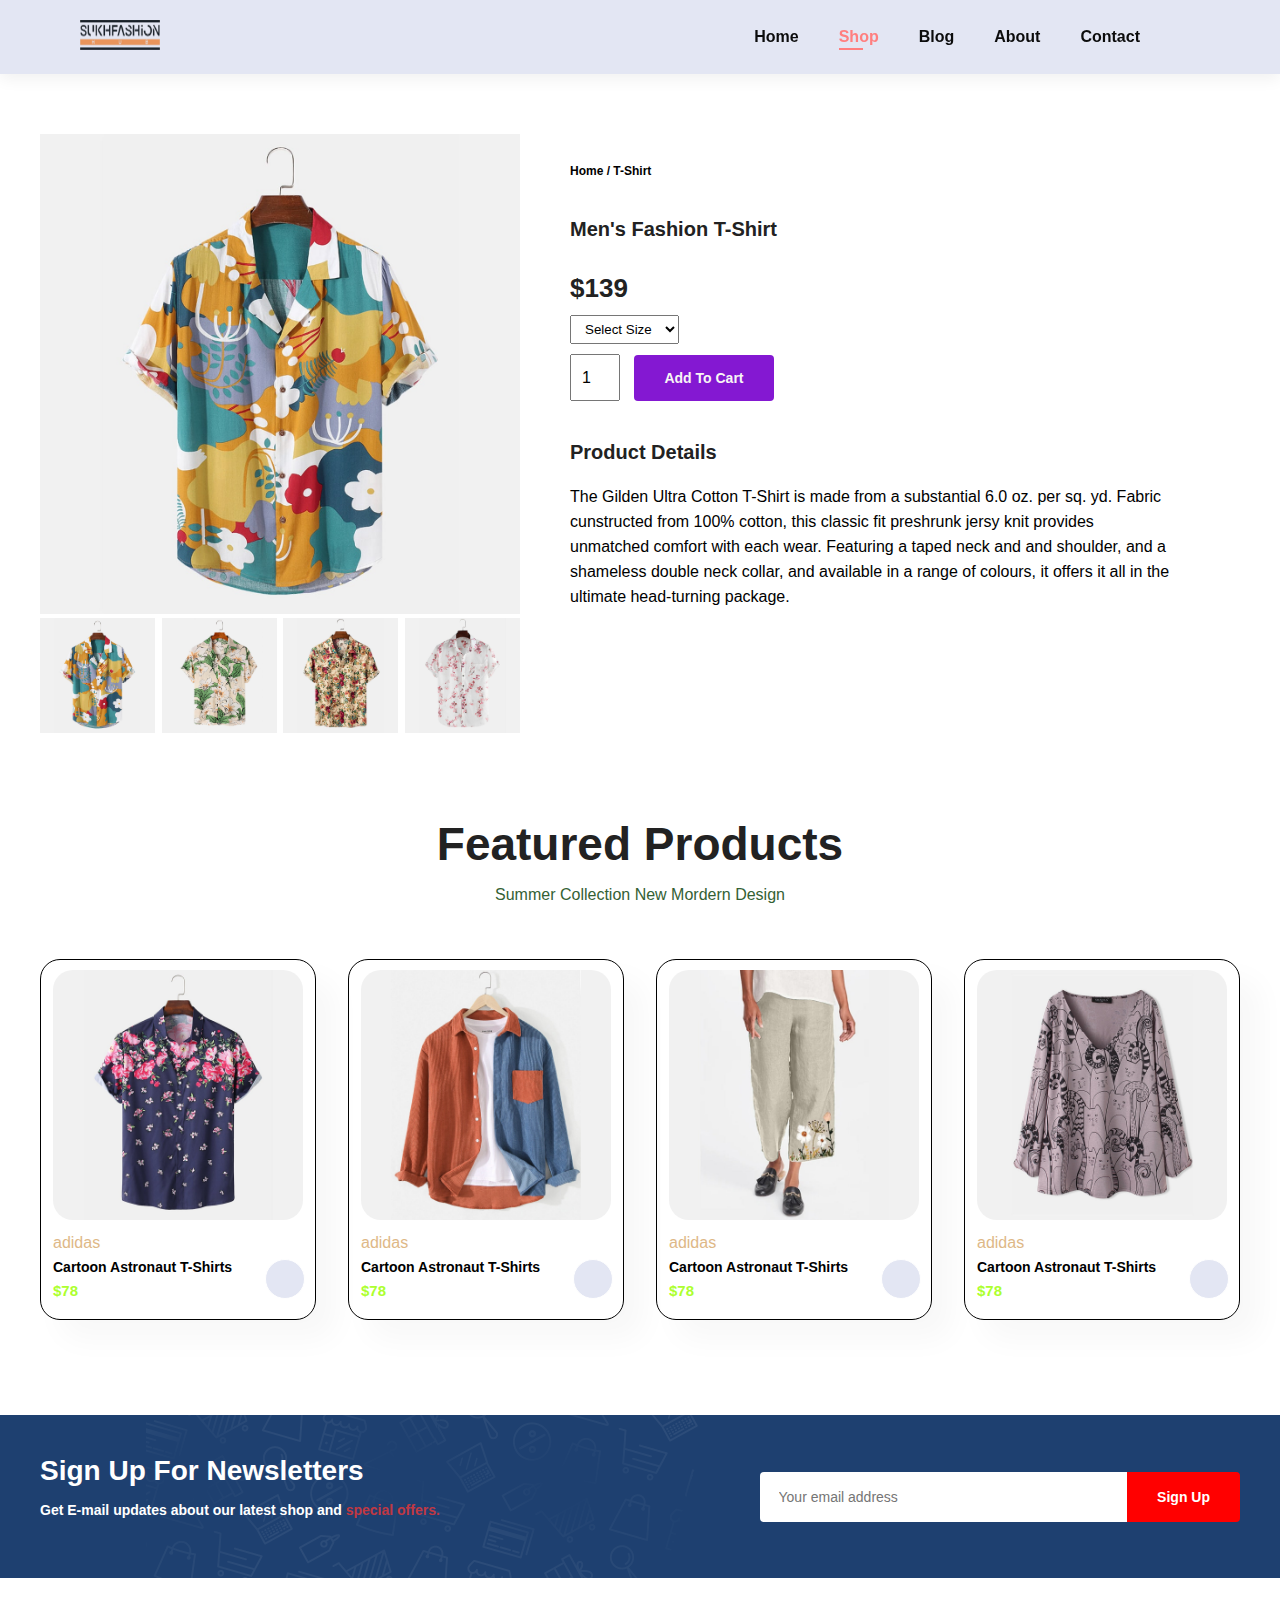
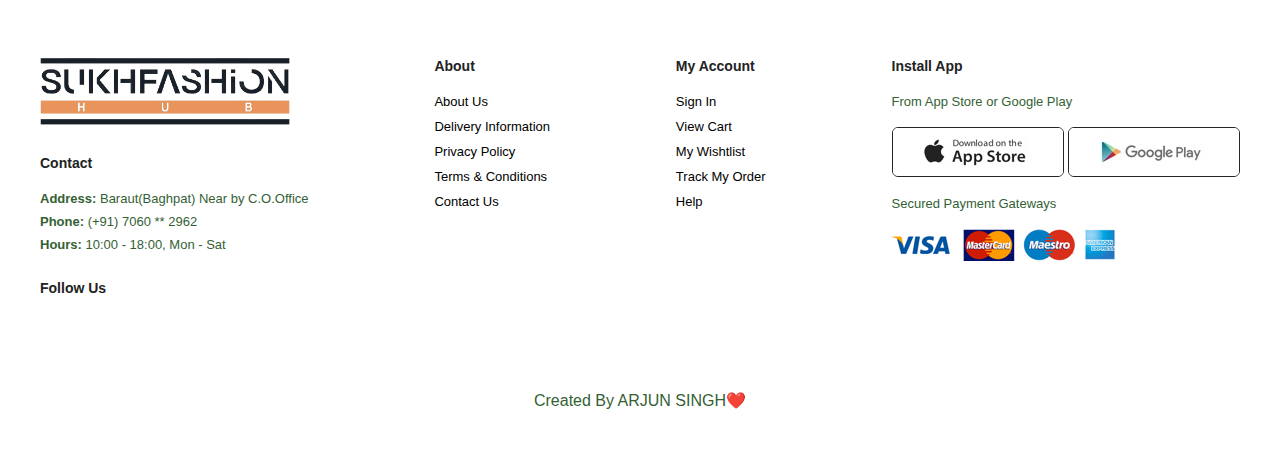
<file: sproduct.html>
<!DOCTYPE html>
<html lang="en">
<head>
    <meta charset="UTF-8">
    <meta name="viewport" content="width=device-width, initial-scale=1.0">
    <title>Sukh_Fashion</title>
    <link rel="stylesheet" href="style.css">
    <link rel="stylesheet" href="https://cdnjs.cloudflare.com/ajax/libs/font-awesome/6.5.1/css/all.min.css" integrity="sha512-DTOQO9RWCH3ppGqcWaEA1BIZOC6xxalwEsw9c2QQeAIftl+Vegovlnee1c9QX4TctnWMn13TZye+giMm8e2LwA==" crossorigin="anonymous" referrerpolicy="no-referrer" />
</head>
<body>

<!-- ===========NAVBAR-SECTION=================================== -->

    <section id="header">
        <a href="#"><img src="pics/logo.png" class="logo" alt=""></a>

        <div id="navLinks">

            <ul id="navbar">
                <li><a href="index.html">Home</a></li>
                <li><a class="active" href="shop.html">Shop</a></li>
                <li><a href="blog.html">Blog</a></li>
                <li><a href="about.html">About</a></li>
                <li><a href="contact.html">Contact</a></li>
                <li><a href=""><i class="fa-solid fa-bag-shopping"></i></a></li>
            </ul>
        </div>

        <div id="mobile">
            <a href=""><i class="fa-solid fa-bag-shopping"></i></a>
            <i id="bar" class="fa-solid fa-bars" onclick="showMenu()"></i>
        </div>

    </section>


<!-- ==================SECTION-1======================     -->


    <section id="prodetails" class="section-p1">
        <div class="single-pro-image">
            <img src="pics/p1.jpg" width="100%" id="MainImg" alt="">

            <div class="small-img-group">
                <div class="small-img-col">
                    <img src="pics/p1.jpg" width="100%" class="small-img" alt="">
                </div>

                <div class="small-img-col">
                    <img src="pics/p2.jpg" width="100%" class="small-img" alt="">
                </div>

                <div class="small-img-col">
                    <img src="pics/p3.jpg" width="100%" class="small-img" alt="">
                </div>

                <div class="small-img-col">
                    <img src="pics/p4.jpg" width="100%" class="small-img" alt="">
                </div>
            </div>
        </div>


        <div class="single-pro-details">
            <h6>Home / T-Shirt</h6>
            <h4>Men's Fashion T-Shirt</h4>
            <h2>$139</h2>

            <select>
                <option>Select Size</option>
                <option>XL</option>
                <option>XXL</option>
                <option>Large</option>
                <option>Medium</option>
                <option>Small</option>
            </select>

            <input type="number" value="1">
            <button class="normal">Add To Cart</button>

            <h4>Product Details</h4>

            <span>The Gilden Ultra Cotton T-Shirt is made from a substantial 6.0 oz. per sq. yd. Fabric cunstructed from 100% cotton, this classic fit preshrunk jersy knit provides unmatched comfort with each wear. Featuring a taped neck and and shoulder, and a shameless double neck collar, and available in a range of colours, it offers it all in the ultimate head-turning package.</span>
        </div>
    </section>






      <section id="product1"  class="section-p1">
        <h2>Featured Products</h2>
        <p>Summer Collection New Mordern Design</p>

        <div class="pro-container">
            

            <div class="pro">
                <img src="pics/p5.jpg" alt="">
                <div class="des">
                    <span>adidas</span>
                    <h5>Cartoon Astronaut T-Shirts</h5>
                    <div class="star">
                        <i class="fa-solid fa-star"></i>
                        <i class="fa-solid fa-star"></i>
                        <i class="fa-solid fa-star"></i>
                        <i class="fa-solid fa-star"></i>
                        <i class="fa-solid fa-star"></i>
                    </div>
                    <h4>$78</h4>
                </div>
                <a href="#"><i class="fa-solid fa-cart-shopping ICON"></i></a>
            </div>

            <div class="pro">
                <img src="pics/p6.jpg" alt="">
                <div class="des">
                    <span>adidas</span>
                    <h5>Cartoon Astronaut T-Shirts</h5>
                    <div class="star">
                        <i class="fa-solid fa-star"></i>
                        <i class="fa-solid fa-star"></i>
                        <i class="fa-solid fa-star"></i>
                        <i class="fa-solid fa-star"></i>
                        <i class="fa-solid fa-star"></i>
                    </div>
                    <h4>$78</h4>
                </div>
                <a href="#"><i class="fa-solid fa-cart-shopping ICON"></i></a>
            </div>

            <div class="pro">
                <img src="pics/p7.jpg" alt="">
                <div class="des">
                    <span>adidas</span>
                    <h5>Cartoon Astronaut T-Shirts</h5>
                    <div class="star">
                        <i class="fa-solid fa-star"></i>
                        <i class="fa-solid fa-star"></i>
                        <i class="fa-solid fa-star"></i>
                        <i class="fa-solid fa-star"></i>
                        <i class="fa-solid fa-star"></i>
                    </div>
                    <h4>$78</h4>
                </div>
                <a href="#"><i class="fa-solid fa-cart-shopping ICON"></i></a>
            </div>

            <div class="pro">
                <img src="pics/p8.jpg" alt="">
                <div class="des">
                    <span>adidas</span>
                    <h5>Cartoon Astronaut T-Shirts</h5>
                    <div class="star">
                        <i class="fa-solid fa-star"></i>
                        <i class="fa-solid fa-star"></i>
                        <i class="fa-solid fa-star"></i>
                        <i class="fa-solid fa-star"></i>
                        <i class="fa-solid fa-star"></i>
                    </div>
                    <h4>$78</h4>
                </div>
                <a href="#"><i class="fa-solid fa-cart-shopping ICON"></i></a>
            </div>

            
        </div>
    </section>








<!-- =============================NEWS-LETTER=====================     -->


    <section id="newsletter"  class="section-p1 section-m1">
        <div class="newstext">
            <h4>Sign Up  For Newsletters</h4>
            <p>Get E-mail updates about our latest shop and <span>special offers.</span></p>
        </div>

        <div class="form">
            <input type="email" placeholder="Your email address">
            <button class="normal">Sign Up</button>
        </div>
    </section>



<!-- ===================FOOTER=======================     -->


    <footer class="section-p1">
        <div class="col">
            <img src="pics/logo.png" alt="" width="250px" class="logo1">
            <h4>Contact</h4>
            <p><strong>Address:</strong> Baraut(Baghpat) Near by C.O.Office</p>
            <p><strong>Phone:</strong> (+91) 7060 ** 2962</p>   
            <p><strong>Hours:</strong> 10:00 - 18:00, Mon - Sat</p>

            <div class="follow">
                <h4>Follow Us</h4>
                <div class="icon">
                    <i class="fa-brands fa-facebook"></i>
                    <i class="fa-brands fa-twitter"></i>
                    <i class="fa-brands fa-instagram"></i>
                    <i class="fa-brands fa-whatsapp"></i>
                    <i class="fa-brands fa-youtube"></i>
                </div>
            </div>
        </div>

        <div class="col">
            <h4>About</h4>
            <a href="#">About Us</a>
            <a href="#">Delivery Information</a>
            <a href="#">Privacy Policy</a>
            <a href="#">Terms & Conditions</a>
            <a href="#">Contact Us</a>
        </div>

        <div class="col">
            <h4>My Account</h4>
            <a href="#">Sign In</a>
            <a href="#">View Cart</a>
            <a href="#">My Wishtlist</a>
            <a href="#">Track My Order</a>
            <a href="#">Help</a>
        </div>

        <div class="col install">
            <h4>Install App</h4>
            <p>From App Store or Google Play</p>
            <div class="row">
                <img src="pics/app.jpg" alt="">
                <img src="pics/play.jpg" alt="">
            </div>
            <p>Secured Payment Gateways</p>
            <img src="pics/pay.png" alt="">
        </div>


    </footer>


    
    <div class="copyright">
        <p>Created By ARJUN SINGH❤️</p>
    </div>








    <script>
        var MainImg = document.getElementById("MainImg");
        var smallimg = document.getElementsByClassName("small-img");

        smallimg[0].onclick = function(){
            MainImg.src = smallimg[0].src;
        }
        smallimg[1].onclick = function(){
            MainImg.src = smallimg[1].src;
        }
        smallimg[2].onclick = function(){
            MainImg.src = smallimg[2].src;
        }
        smallimg[3].onclick = function(){
            MainImg.src = smallimg[3].src;
        }
    </script>














    <link rel="stylesheet" href="script.js">
</body>
</html>
</file>
<file: style.css>
*{
    margin: 0;
    padding: 0;
    box-sizing: border-box;
    font-family: sans-serif;
}

h1{
    font-size: 50px;
    line-height: 64px;
    color: #222;
}

h2{
    font-size: 46px;
    line-height: 54px;
    color: #222;
}

h4{
    font-size: 20px;
    color: #222;
}

h6{
    font-weight: 700;
    font-size: 12px;
}

p{
    font-size: 16px;
    color: rgb(52, 97, 52);
    margin: 15px 0 20px 0;
}

.section-p1 {
    padding: 40px 80px;
}

.section-m1 {
    margin: 40px 0;
}

button.normal{
    font-size: 14px;
    font-weight: 600;
    padding: 15px 30px;
    color: #000;
    background-color: white;
    border-radius: 4px;
    cursor: pointer;
    border: none;
    outline: none;
    transition: 0.2s;
}

button.white{
    font-size: 13px;
    font-weight: 600;
    padding: 11px 18px;
    color: #fdfdfd;
    background-color: transparent;
    cursor: pointer;
    border: 1px solid white;
    outline: none;
    transition: 0.2s;
}

body{
    width: 100%;
}

/* HEADER START */

.logo{
    width: 80px;
    height: 30px;
}

#header{
    display: flex;
    align-items: center;
    justify-content: space-between;
    padding: 20px 80px;
    background: #e3e6f3;
    box-shadow: 0 5px 15px rgba(0, 0, 0, 0.06);
    z-index: 999;
    position: sticky;
    top: 0;
    left: 0;
}

#navbar{
    display: flex;
    align-items: center;
    justify-content: center;
}

#navbar li{
    list-style: none;
    padding: 0 20px;
    position: relative;
}

#navbar li a{
    text-decoration: none;
    font-size: 16px;
    font-weight: 600;
    color: rgb(12, 12, 12);
    transition: 0.2s ease;
}

#navbar li a:hover,
#navbar li a.active{
    color: rgb(255, 127, 127);
}


#navbar li a.active::after,
#navbar li a:hover::after{
    content: "";
    width: 30%;
    height: 2px;
    background-color: rgb(255, 127, 127);
    position: absolute;
    bottom: -4px;
    left: 20px;
}


#mobile{
    display: none;
    align-items: center;
}

/* HOME PAGE  */

#hero {
    background-image: url("pics/hero1.png");
    background-repeat: no-repeat;
    height: 90vh;
    width: 100%;
    background-size: cover;
    background-position: top 25% right 0;
    padding: 0 80px;
    display: flex;
    flex-direction: column;
    align-items: flex-start;
    justify-content: center;
}

#hero h4{
    padding-bottom: 15px;
}

#hero h1{
    color: cadetblue;
}

#hero button{
    background-image: url(pics/button.png);
    background-color: transparent;
    color: cadetblue;
    border: 0;
    padding: 14px 80px 14px 65px;
    background-repeat: no-repeat;
    cursor: pointer;
    font-weight: 700;
    font-size: 15px;
}


/* ==============feature======= */

#feature{
    display: flex;
    align-items: center;
    justify-content: space-between;
    flex-wrap: wrap;
}

#feature .fe-box{
    width: 180px;
    text-align: center;
    padding: 25px 15px;
    box-shadow: 20px 20px 34px rgba(0, 0, 0, 0.03);
    border: 1px solid #cce7d0;
    border-radius: 4px;
    margin: 15px 0;
}


#feature .fe-box:hover{
    box-shadow: 10px 10px 54px rgba(78, 73, 73, 0.03);
}

#feature .fe-box img{
    width: 100%;
    margin-bottom: 10px;
}

#feature .fe-box h6{
    padding: 9px 8px 6px 8px;
    display: inline-block;
    line-height: 1;
    border-radius: 4px;
    color: rgb(255, 127, 127);
    background-color: antiquewhite;
}


/* ===========FEATURE-PRODUCT============= */

#product1{
    text-align: center;
}

#product1 .pro-container{
    display: flex;
    justify-content: space-between;
    padding-top: 20px;
    flex-wrap: wrap;
}

#product1 .pro{
    width: 23%;
    min-width: 250px;
    padding: 10px 12px;
    border: 1px solid black;
    border-radius: 20px;
    cursor: pointer;
    box-shadow: 20px 20px 30px rgba(0, 0, 0, 0.03);
    margin: 15px 0;
    transition: 0.2s ease;
    position: relative;
}

#product1 .pro:hover{
    box-shadow: 20px 20px 30px rgba(0, 0, 0, 0.06);
}

#product1 .pro img{
    width: 100%;
    border-radius: 20px;
}

#product1 .pro .des{
    text-align: start;
    padding: 10px 0;
}

#product1 .pro .des span{
    color: burlywood;
}

#product1 .pro .des h5{
    padding-top: 7px;
    font-size: 14px;
    color: #000;
}

#product1 .pro .des i{
    font-size: 12px;
    color: burlywood;
}

#product1 .pro .des h4{
    padding-top: 7px;
    font-size: 15px;
    font-weight: 700;
    color: greenyellow;
}

#product1 .pro .ICON{
    width: 40px;
    height: 40px;
    line-height: 40px;
    border-radius: 50px;
    background-color: #e3e6f3;
    color: rgb(217, 41, 41);
    border: 1px solid white;
    position: absolute;
    bottom: 20px;
    right: 10px;
}

#banner{
    display: flex;
    flex-direction: column;
    justify-content: center;
    align-items: center;
    text-align: center;
    background-image: url(pics/b2.jpg);
    width: 100%;
    height: 40vh;
    background-size: cover;
    background-position: center;
}

#banner h4{
    color: white;
    font-size: 16px;
}

#banner h2{
    color: white;
    font-size: 30px;
    padding: 10px 0;
}

#banner h2 span{
    color: rgb(246, 14, 14);
}

#banner button:hover{
    background-color: rgb(243, 38, 38);
    color: white;
}


/* ==============SM-BANNER==================== */

#sm-banner{
    display: flex;
    justify-content: space-between;
    flex-wrap: wrap;
}

#sm-banner .banner-box{
    display: flex;
    flex-direction: column;
    justify-content: center;
    align-items: flex-start;
    background-image: url(pics/b17.jpg);
    min-width: 580px;
    height: 50vh;
    background-size: cover;
    background-position: center;
    padding: 30px;
}

#sm-banner .banner-box2{
    background-image: url(pics/b10.jpg);
}

#sm-banner h4{
    color: white;
    font-size: 20px;
    font-weight: 300;
}

#sm-banner h2{
    color: white;
    font-size: 28px;
    font-weight: 800;
}

#sm-banner span{
    color: white;
    font-size: 14px;
    font-weight: 500;
    padding-bottom: 15px;
}

#sm-banner .banner-box:hover button{
    background-color: rebeccapurple;
    border: 1px solid rebeccapurple;
}


/* =============BANNER-3==================== */

#banner3{
    display: flex;
    justify-content: space-between;
    flex-wrap: wrap;
    padding: 0 80px;
}

#banner3 .banner-box{
    display: flex;
    flex-direction: column;
    justify-content: center;
    align-items: flex-start;
    background-image: url(pics/b7.jpg);
    min-width: 30%;
    height: 30vh;
    background-size: cover;
    background-position: center;
    padding: 20px;
    margin-bottom: 20px;
}

#banner3 .banner-box2{
    background-image: url(pics/b4.jpg);
}

#banner3 .banner-box3{
    background-image: url(pics/b18.jpg);
}

#banner3 h2{
    color: white;
    font-weight: 900;
    font-size: 22px;
}

#banner3 h3{
    color: rgb(216, 36, 36);
    font-weight: 800;
    font-size: 15px;
}


/* =============NEWS-LETTERS================== */


#newsletter{
    display: flex;
    justify-content: space-between;
    flex-wrap: wrap;
    align-items: center;
    background-image: url(pics/b14.png);
    background-repeat: no-repeat;
    background-position: 20% 30%;
    background-color: #0b3064eb;
}


#newsletter h4{
    font-size: 28px;
    font-weight: 700;
    color: white;
}

#newsletter p{
    font-size: 14px;
    font-weight: 600;
    color: white;
}

#newsletter p span{
    color: rgba(238, 54, 54, 0.791);
}

#newsletter .form{
    display: flex;
    width: 40%;
}

#newsletter input{
    height: 3.125rem;
    padding: 0 1.25em;
    font-size: 14px;
    width: 100%;
    border: 1px solid transparent;
    border-radius: 4px;
    outline: none;
    border-top-right-radius: 0;
    border-bottom-right-radius: 0;
}

#newsletter button{
    background-color: red;
    color: white;
    white-space: nowrap;
    border-top-left-radius: 0;
    border-bottom-left-radius: 0;
}


/* ============FOOTER=============== */

footer{
    display: flex;
    flex-wrap: wrap;
    justify-content: space-between;
}

footer .col{
    display: flex;
    flex-direction: column;
    align-items: flex-start;
    margin-bottom: 20px;
}

footer .logo1{
    margin-bottom: 30px;
}

footer h4{
    font-size: 14px;
    padding-bottom: 20px;
}

footer p{
    font-size: 13px;
    margin: 0 0 8px 0;
}

footer a{
    font-size: 13px;
    text-decoration: none;
    color: #000;
    margin-bottom: 10px;
}

footer .follow{
    margin-top: 20px;
}

footer .follow .icon{
    color: rgba(17, 15, 18, 0.85);
    padding-right: 4px;
    cursor: pointer;
}

footer .install .row img{
    border: 1px solid rgb(38, 37, 37);
    border-radius: 6px;
}

footer .install img{
    margin: 10px 0 15px 0;
}

footer .follow i:hover,
footer a:hover{
    color: red;
}

.copyright{
    width: 100%;
    text-align: center;
    margin-bottom: 50px;
}










/* =================SHOP-PAGE========================= */



#page-header{
    background-image: url(pics/b1.jpg);
    width: 100%;
    height: 40vh;
    background-size: cover;
    display: flex;
    justify-content: center;
    text-align: center;
    flex-direction: column;
    padding: 14px;
}

#page-header h2,
#page-header p{
    color: white;
}




/* ==================paginaion================ */

#paginaion{
    text-align: center;
}

#paginaion a{
    text-decoration: none;
    background-color: brown;
    padding: 15px 20px;
    border-radius: 4px;
    color: white;
    font-weight: 600;
}

#paginaion a i{
    font-size: 16px;
    font-weight: 600;
}




/* ======================SINGLE-PRODUCT-CUMMENT=============== */

#prodetails{
    display: flex;
    margin-top: 20px;
}

#prodetails .single-pro-image{
    width: 40%;
    margin-right: 50px;
}

.small-img-group{
    display: flex;
    justify-content: space-between;
}

.small-img-col{
    flex-basis: 24%;
    cursor: pointer;
}

#prodetails .single-pro-details{
    width: 50%;
    padding-top: 30px;
}

#prodetails .single-pro-details h4{
    padding: 40px 0 20px 0;
}

#prodetails .single-pro-details h2{
    font-size: 26px;
}
#prodetails .single-pro-details select{
    display: block;
    padding: 5px 10px;
    margin-bottom: 10px;
}

#prodetails .single-pro-details input{
    width: 50px;
    height: 47px;
    padding-left: 10px;
    font-size: 16px;
    margin-right: 10px;
}

#prodetails .single-pro-details input:focus{
    outline: none;
}

#prodetails .single-pro-details button{
    font-size: 14px;
    font-weight: 600;
    padding: 15px 30px;
    color: #f8f5f5;
    background-color: rgb(132, 24, 210);
    border-radius: 4px;
    cursor: pointer;
    border: none;
    outline: none;
    transition: 0.2s;
}

#prodetails .single-pro-details span{
    line-height: 25px;
}






/* ===========BLOG-PAGE================ */


#page-header.blog-header{
    background-image: url('pics/b19.jpg ');
}

#blog{
    padding: 150px 150px 0 150px;
}

#blog .blog-box{
    display: flex;
    align-self: center;
    width: 100%;
    position: relative;
    padding-bottom: 90px;
}

#blog .blog-img{
    width: 50%;
    margin-right: 40px;
}

#blog img{
    width: 100%;
    height: 300px;
    object-fit: cover;
}

#blog .blog-details{
    width: 50%;
}

#blog .blog-details a{
    text-decoration: none;
    font-size: 11px;
    color: #000;
    font-weight: 900;
    position: relative;
    transition: 0.3s;
}

#blog .blog-details a::after{
    content: "";
    width: 50px;
    height: 2.5px;
    background-color: #000;
    position: absolute;
    top: 6px;
    right: -60px;
    transition: 0.3s;
}

#blog .blog-details a:hover{
    color: brown;
}


#blog .blog-details a:hover:after{
    background-color: brown;
}

#blog .blog-box h1{
    position: absolute;
    top: -40px;
    left: 0;
    font-size: 70px;
    font-weight: 700;
    color: grey;
    z-index: -9;
}




/* ========================ABOUT-PAGE============================ */


#page-header.about-header{
    background-image: url(pics/about\ banner.png);
}

#about-head{
    display: flex;
    align-items: center;
}

#about-head img{
    width: 50%;
    height: auto;
}

#about-head div{
    padding-left: 40px;
}

#about-app{
    text-align: center;
}

#about-app .video{
    width: 70%;
    height: 100%;
    margin: 30px auto 0 auto;
}

#about-app .video video{
    width: 100%;
    height: 100%;
    border-radius: 20px;
}




/* =============CONTACT-PAGE================ */

#contact-details{
    display: flex;  
    align-items: center;
    justify-content: space-between;
}

#form-details{
    margin: 20px 100px;
}

#contact-details .details{
    width: 40%;
}

#contact-details .details span,
#form-details form span{
    font-size: 12px;
}

#contact-details .details h2,
#form-details form h2{
    font-size: 26px;
    line-height: 35px;
    padding: 20px 0;
}

#contact-details .details h3{
    font-size: 16px;
    padding-bottom: 15px;
}

#contact-details .details li{
    list-style: none;
    display: flex;
    padding: 10px 0;
}

#contact-details .details li i{
    font-size: 14px;
    padding-right: 22px;
}

#contact-details .details li p{
    margin: 0;
    font-size: 14px;
}

#contact-details .map{
    width: 55%;
    height: 400px;
}

#contact-details .map iframe{
    width: 100%;
    height: 100%;
}


#form-details form{
    width: 65%;
    display: flex;
    flex-direction: column;
    align-items: flex-start;
}

#form-details form input,
#form-details form textarea{
    width: 100%;
    padding: 12px 15px;
    outline: none;
    margin-bottom: 20px;
    border: 1px solid ghostwhite;
}

#form-details form button{
    font-size: 14px;
    font-weight: 600;
    padding: 15px 30px;
    color: #faf7f7;
    background-color: rgb(247, 25, 25);
    /* border-radius: 4px; */
    cursor: pointer;
    border: none;
    outline: none;
    transition: 0.2s;
}

#form-details form button:hover{
    color: rgb(247, 25, 25);
    background-color:  #faf7f7;
}































/* MEDIA QUERY */

.section-p1 {
    padding: 40px 40px;
}

@media (max-width:799px) {
    #navbar{
        flex-direction: column;
        align-items: flex-start;
        justify-content: flex-start;
        position: fixed;
        top: 0;
        right: -300px;
        height: 100vh;
        width: 300px;
        background-color: white;
        box-shadow: 0 40px 60px rgba(0, 0, 0, 0.03);
        padding: 80px 0 0 10px;
        transition: 0.3s;
    }

    /* #navbar.active{
        right: 0px;
    } */

    #navbar li{
        margin-bottom: 25px;
    }

    
    #mobile{
    display: flex;
    align-items: center;
    }

    #mobile i{
        color: black;
        font-size: 24px;
        padding-left: 20px;
    }

    #hero{
        height: 70vh;
        padding: 0 80px;
        background-position: top 30% right 30%;
    }

    #feature{
        justify-content: center;
    }

    #feature .fe-box {
        margin: 15px 15px;
    }

    #product1 .pro-container {
        justify-content: center;
    }

    #product1 .pro {
        margin: 15px;
    }

    #banner {
        height: 20vh;
    }

    #sm-banner .banner-box {
        min-width: 100%;
        height: 30vh;
    }

    #banner3 {
        padding: 0 40px;
    }

    #banner3 .banner-box {
        width: 28%;
    }

    #newsletter .form{
    width: 70%;
    }
}


@media (max-width: 477px) {

    .section-p1{
        padding: 20px;
    }


    #header{
        padding: 10px 30px;
    }

    h1{
        font-size: 38px;
    }

    h2{
        font-size: 32px;
    }

    #hero{
        padding: 0 20px;
        background-position: 55%;
    }

    #feature{
        justify-content: space-between;
    }

    #feature .fe-box{
        width: 155px;
        margin: 0 0 15px 0;
    }

    #product1 .pro{
        width: 100%;
    }

    #banner{
        height: 40vh;
    }

    #sm-banner .banner-box{
        height: 40vh;
    }

    #sm-banner .banner-box2 {
        margin-top: 20px;
    }

    #banner3{
        padding: 0 20px;
    }

    #banner3 .banner-box{
        width: 100%;
    }

    #newsletter{
        padding: 40px 20px;
    }

    #newsletter .form {
        width: 100%;
    }





    /* ===============SINGLE-PRODUCT============== */


    #prodetails{
        display: flex;
        flex-direction: column;
    }

    #prodetails .single-pro-image {
        width: 100%;
        margin-right: 0px;
    }

    #prodetails .single-pro-details {
        width: 100%;
    }




    /* ===========================BLOG-PAGE==================== */


    #blog{
        padding: 100px 20px 0 20px;
    }

    #blog .blog-box{
        display: flex;
        flex-direction: column;
        align-items: flex-start;
    }

    #blog .blog-img{
        width: 100%;
        margin-right: 0;
        margin-bottom: 30px;
    }

    #blog .blog-details{
        width: 100%;
    }




    /* ======================ABOUT-PAGE================= */

    #about-head{
        flex-direction: column;
    }

    #about-head img{
        width: 100%;
        margin-bottom: 20px;
    }

    #about-head div{
        padding-left: 0;
    }

    #about-app .video{
        width: 100%;
    }

    

/* =============CONTACT-PAGE================ */

    #contact-details{
        flex-direction: column;
    }

    #contact-details .details{
        width: 100%;
    }

    #contact-details .map{
        width: 100%;
    }

    #form-details form{
        width: 100%;
        margin-bottom: 30px;
    }

}
</file>
